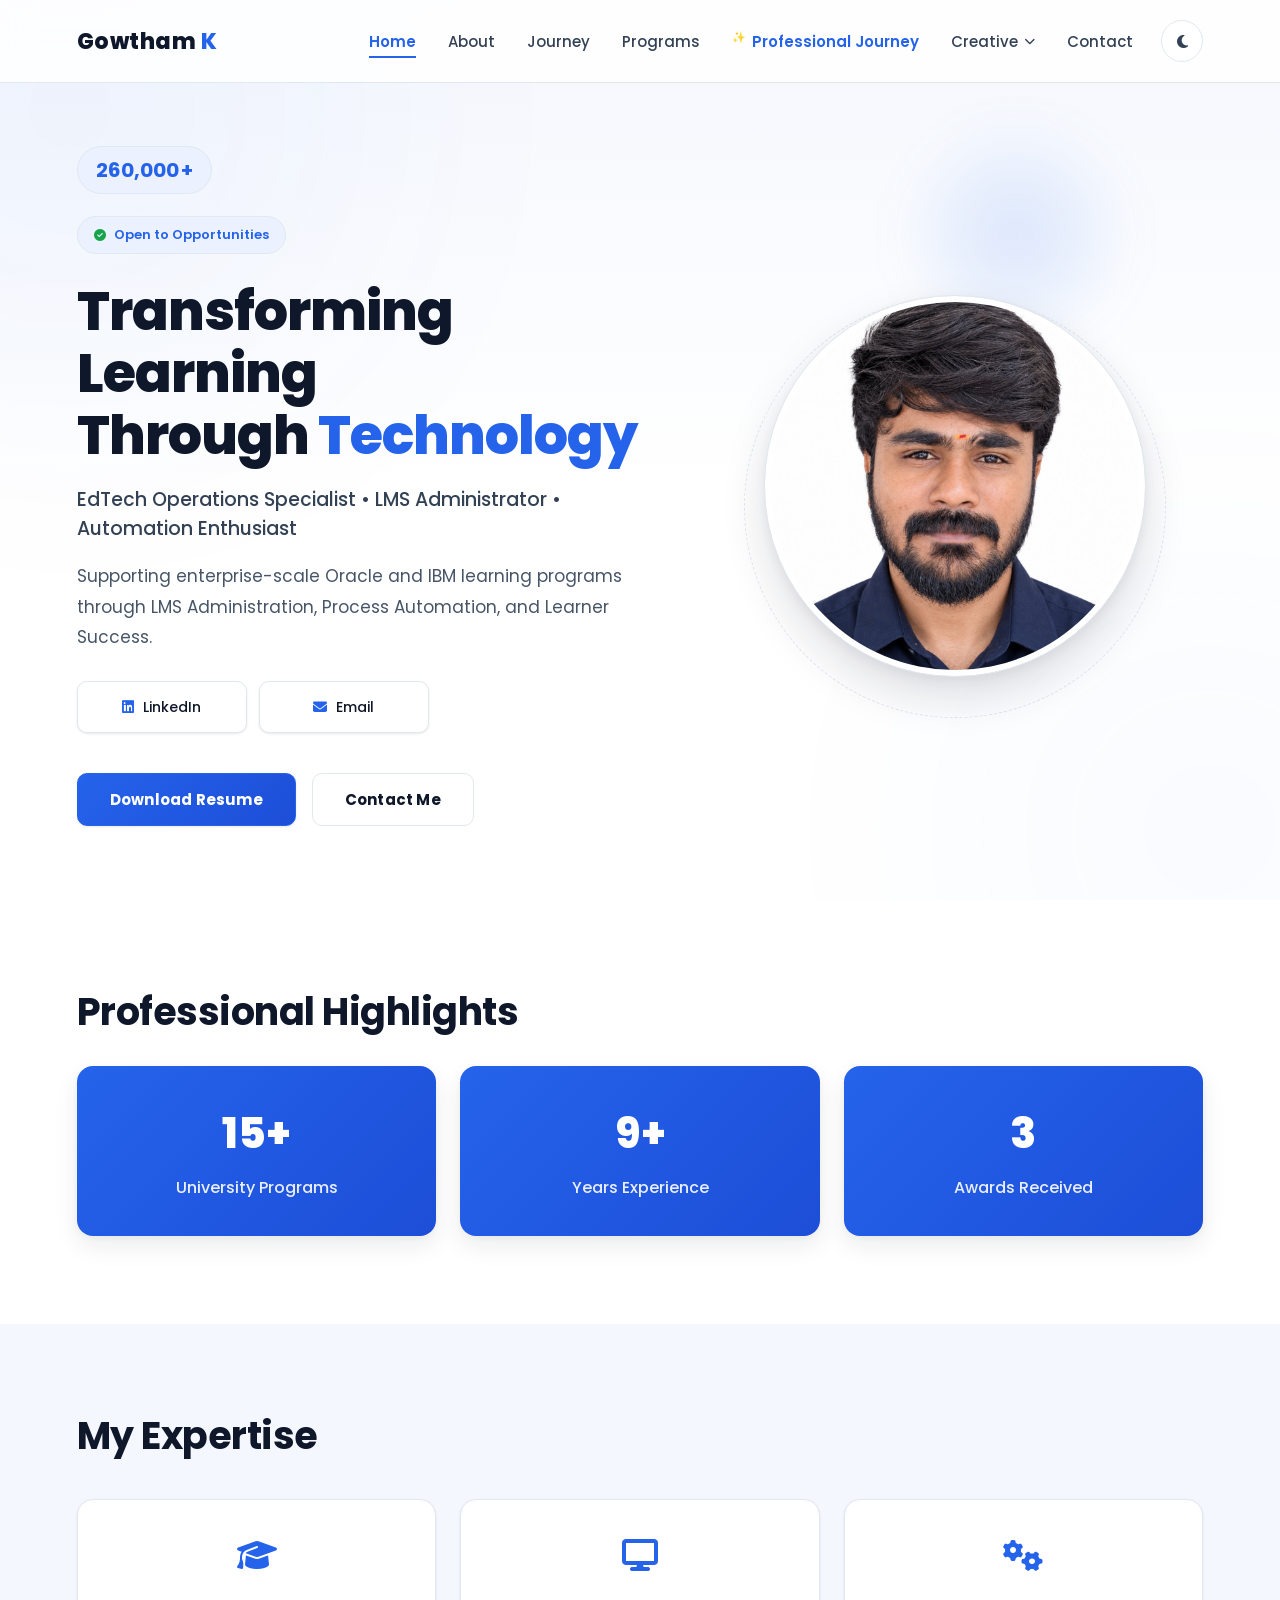
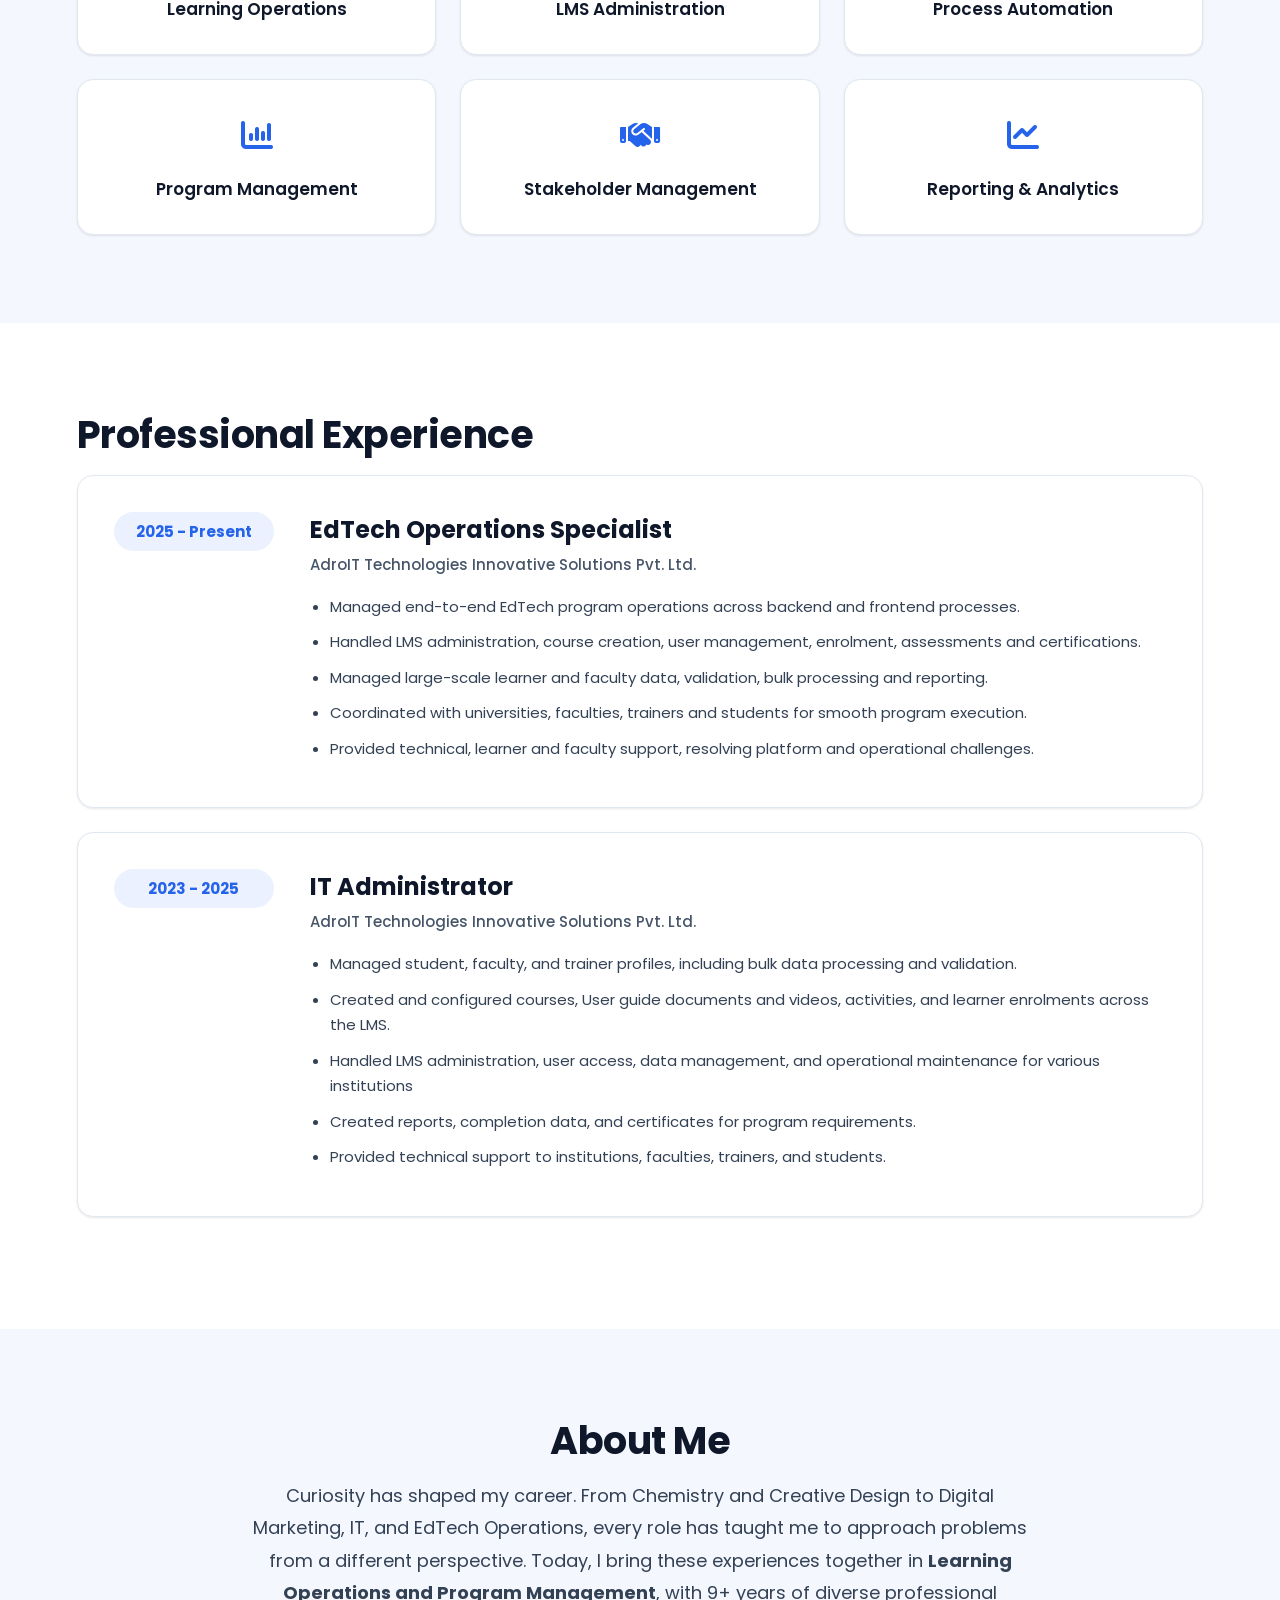
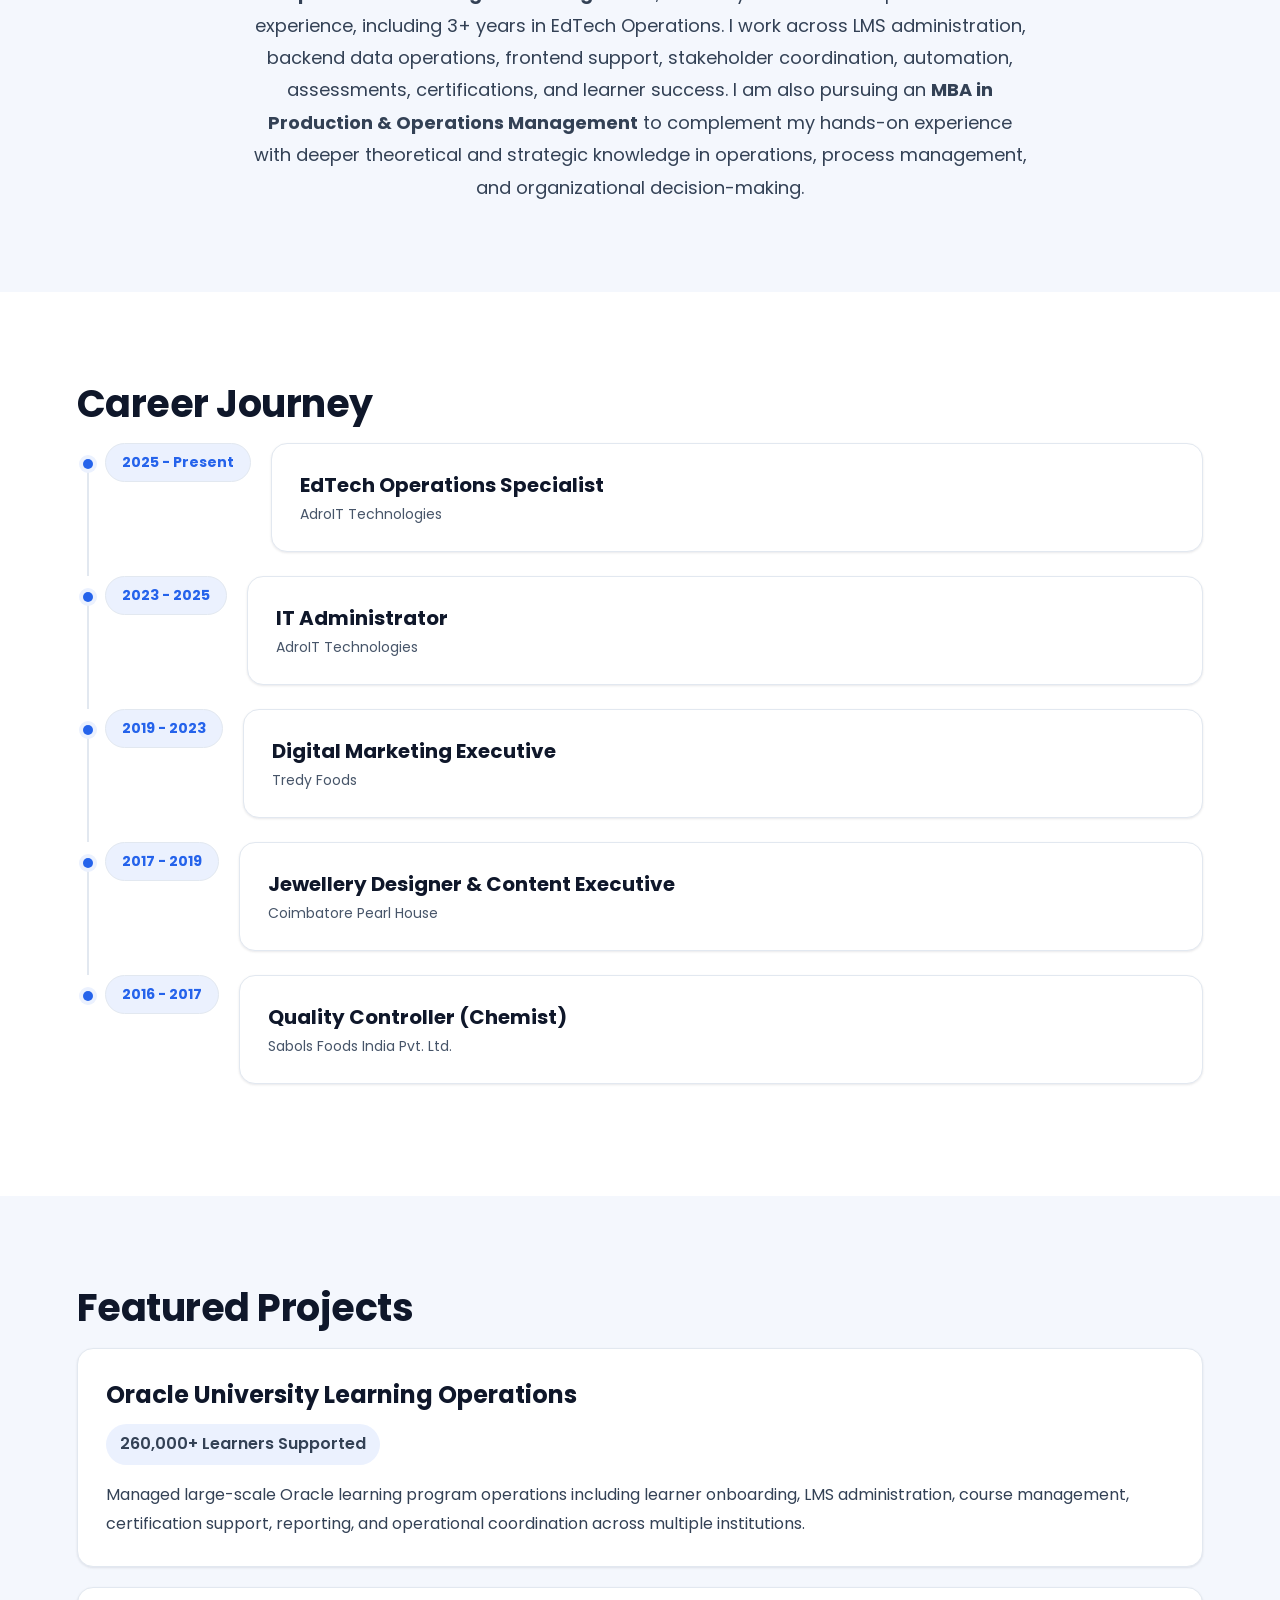
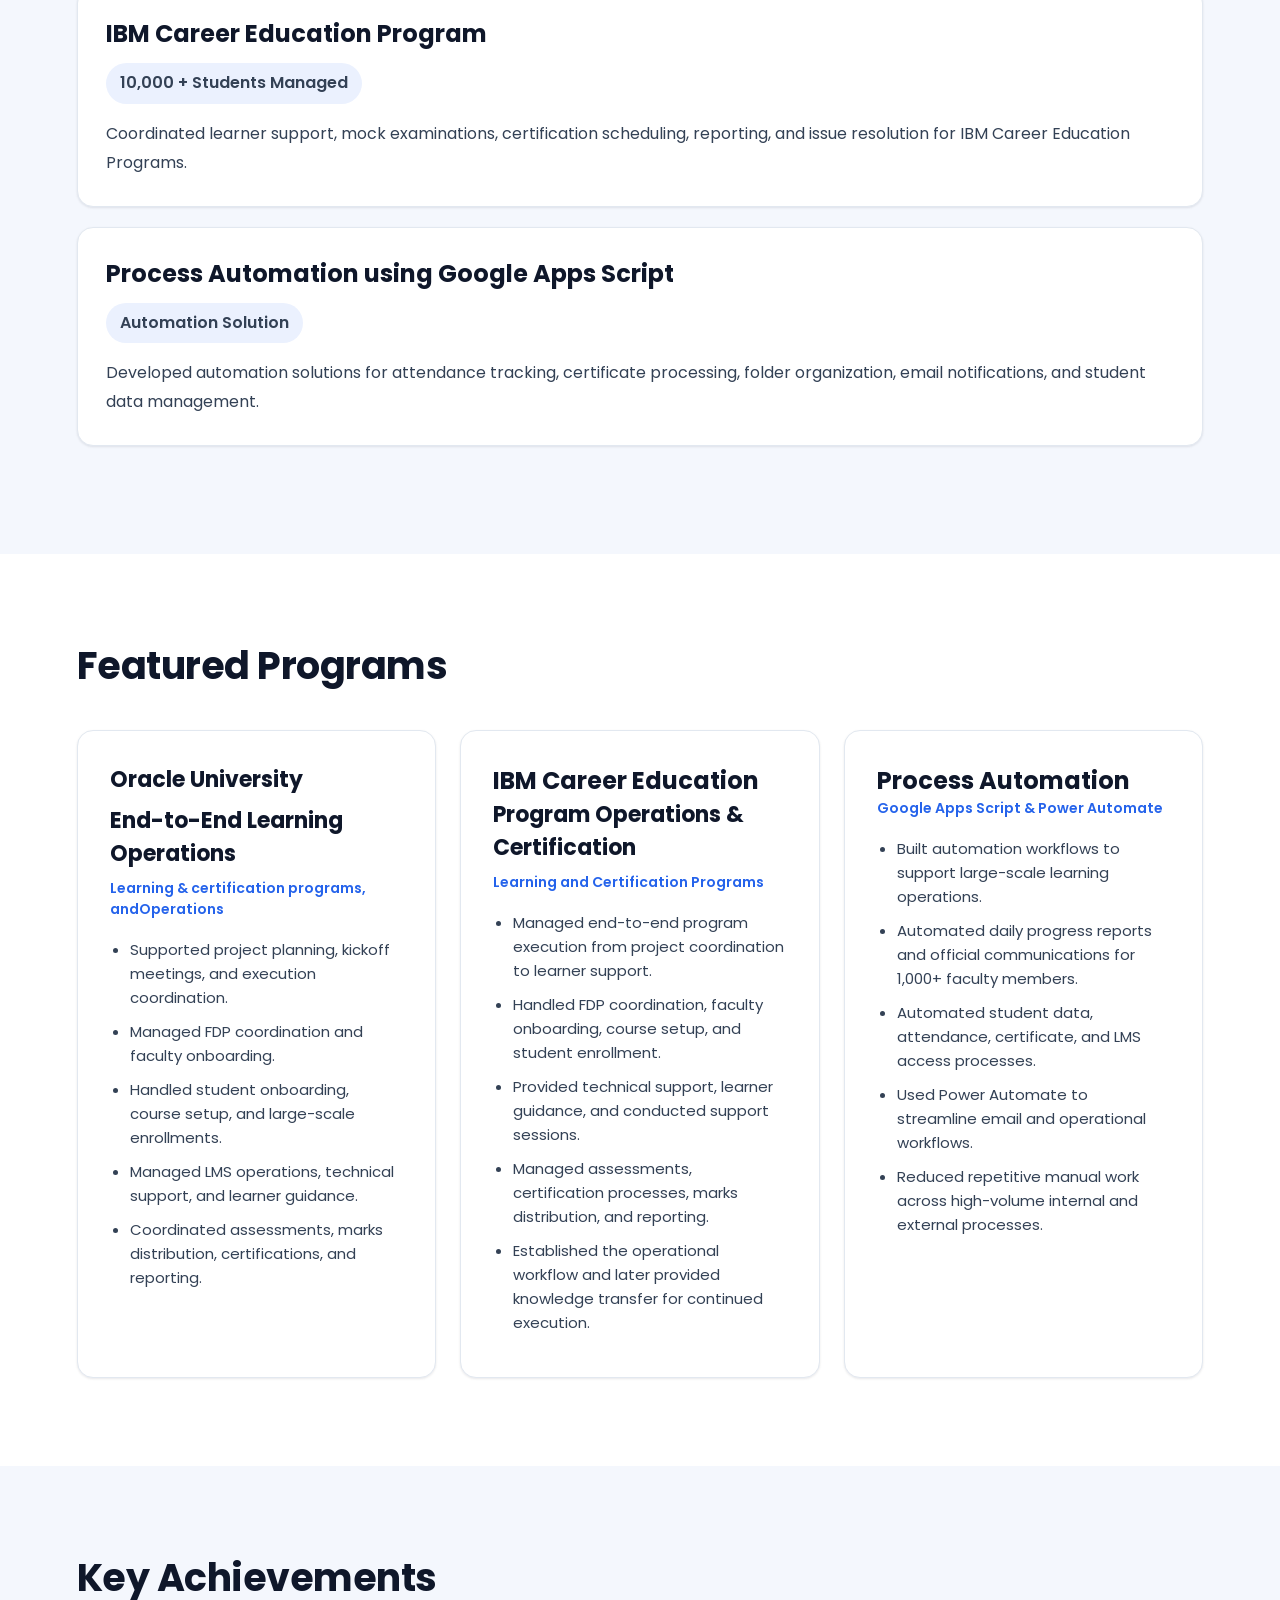
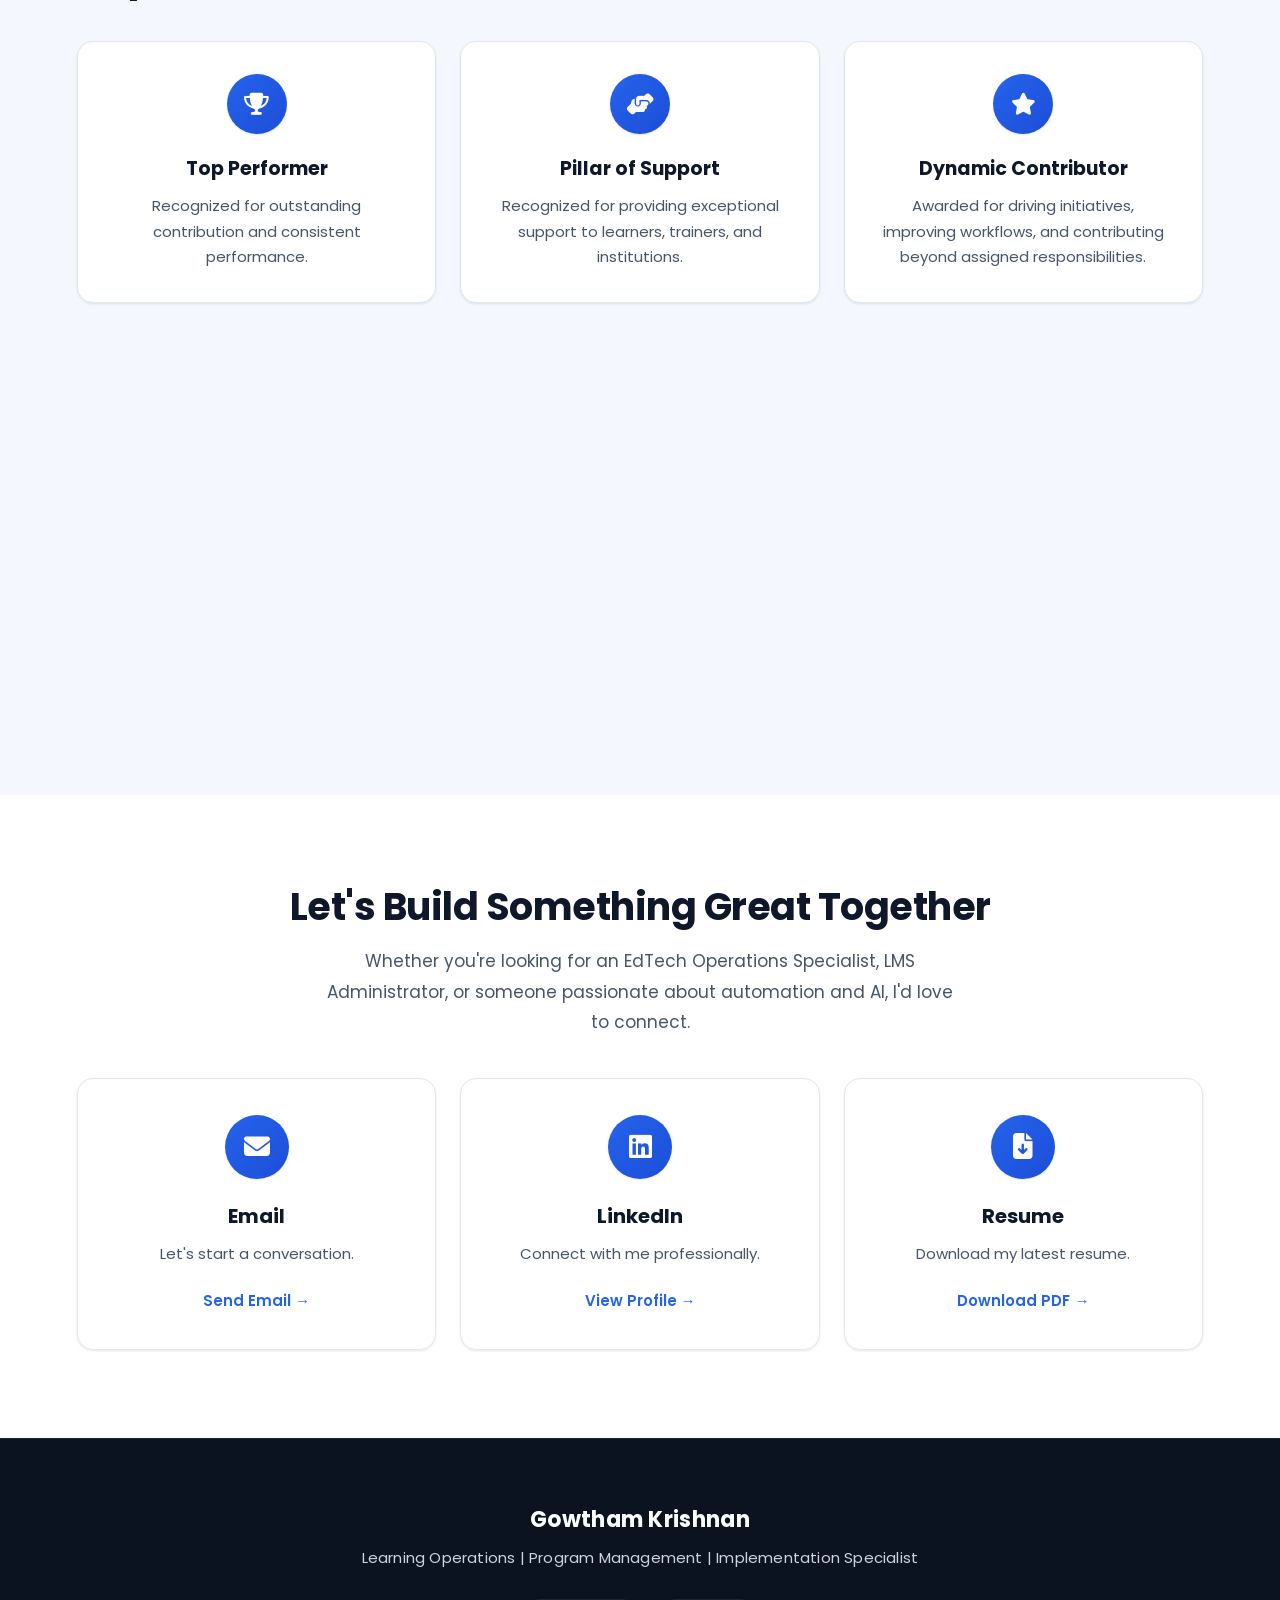
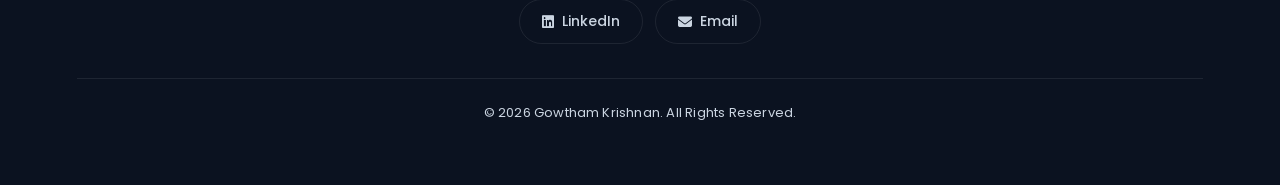
<file: index.html>
<!DOCTYPE html>
<html lang="en">

<head>

    <meta charset="UTF-8">

    <meta name="viewport" content="width=device-width, initial-scale=1.0">

    <title>Gowtham Krishnan | EdTech Operations Specialist &amp; LMS Administrator</title>

    <meta name="description" content="Gowtham Krishnan — EdTech Operations Specialist and LMS Administrator with 9+ years of experience supporting Oracle University and IBM Career Education learning programs, process automation, and learner success.">

    <meta property="og:title" content="Gowtham Krishnan | Portfolio">
    <meta property="og:description" content="EdTech Operations Specialist • LMS Administrator • Automation Enthusiast">
    <meta property="og:type" content="website">
    <meta property="og:image" content="assets/images/gowtham.jpg">

    <link rel="icon" type="image/svg+xml" href="assets/images/favicon.svg">

    <link rel="preconnect" href="https://fonts.googleapis.com">

    <link rel="preconnect" href="https://fonts.gstatic.com" crossorigin>

    <link href="https://fonts.googleapis.com/css2?family=Poppins:wght@300;400;500;600;700;800&display=swap" rel="stylesheet">

    <link rel="stylesheet"
      href="https://cdnjs.cloudflare.com/ajax/libs/font-awesome/6.7.2/css/all.min.css">

    <link rel="stylesheet" href="css/variables.css">
    <link rel="stylesheet" href="css/style.css">
</head>
<body>
    <div id="progress-bar"></div>
    <button id="topBtn" aria-label="Scroll to top">↑</button>


    <!-- ================= NAVBAR ================= -->

   <nav>

    <div class="logo">Gowtham <span>K</span></div>

    <div class="nav-right">

        <ul id="navMenu">

            <li><a href="#home">Home</a></li>

            <li><a href="#about">About</a></li>

            <li><a href="#journey">Journey</a></li>

            <li><a href="#programs">Programs</a></li>

            <!-- ✨ Signature Page -->
            <li>
                <a href="professional-journey.html" class="nav-journey-highlight">
                    <em class="pj-nav-star">✨</em> Professional Journey
                </a>
            </li>

            <li class="nav-dropdown">

                <button class="dropbtn" id="creativeBtn" aria-haspopup="true" aria-expanded="false">
                    <span>Creative</span>
                    <i class="fa-solid fa-chevron-down"></i>
                </button>

                <div class="dropdown-content" id="creativeMenu">

                    <a href="https://www.instagram.com/g_creative_works/" target="_blank">
                        <i class="fa-brands fa-instagram"></i> G Creative Works
                    </a>

                    <a href="https://www.instagram.com/g_creation432/" target="_blank">
                        <i class="fa-brands fa-instagram"></i> G Creation432
                    </a>

                </div>

            </li>

            <li><a href="#contact">Contact</a></li>

        </ul>

        <button class="theme-toggle" id="themeToggle" aria-label="Toggle color theme">
            <i class="fa-solid fa-moon"></i>
        </button>

        <button class="menu-toggle" id="menuToggle" aria-label="Toggle navigation menu" aria-expanded="false">&#9776;</button>

    </div>

</nav>

    <!-- ================= HERO ================= -->

<section class="hero" id="home">
    <div class="gold-orb orb1"></div>
    <div class="hero-left">

       <p class="small-title">
    <span id="counter">0</span><span class="plus">+</span>
    </p>

        <div class="hero-content">

            <div class="hero-badge">
                <i class="fa-solid fa-circle-check"></i>
                Open to Opportunities
            </div>

            <h1>
                Transforming Learning<br>
                Through <span>Technology</span>
            </h1>

            <h2>
                EdTech Operations Specialist • LMS Administrator • Automation Enthusiast
            </h2>

            <p class="hero-description">
                Supporting enterprise-scale Oracle and IBM learning programs through LMS Administration,
                Process Automation, and Learner Success.
            </p>

            <div class="quick-links">

                <a href="https://www.linkedin.com/in/gowtham-k-36a571317/" target="_blank">
                    <i class="fa-brands fa-linkedin"></i>
                    <span>LinkedIn</span>
                </a>

                <a href="mailto:gowthamkrishnan934@gmail.com">
                    <i class="fa-solid fa-envelope"></i>
                    <span>Email</span>
                </a>

            </div>

            <div class="hero-buttons">

                <a href="assets/images/Gowtham_Krishnan_Resume.pdf"
                   class="primary-btn"
                   download>
                    <b>Download Resume</b>
                </a>

                <a href="#contact" class="secondary-btn">
                    <b>Contact Me</b>
                </a>

            </div>

        </div>

    </div>

    <div class="hero-right">

        <div class="photo-box">
            <img src="assets/images/gowtham.jpg" alt="Gowtham Krishnan">
        </div>

    </div>

</section>
    <section class="impact">
    <h2 class="section-title">Professional Highlights</h2>

    <div class="impact-grid">

               <div class="impact-card">
            <h3>15+</h3>
            <p>University Programs</p>
        </div>

        <div class="impact-card">
            <h3>9+</h3>
            <p>Years Experience</p>
        </div>

        <div class="impact-card">
            <h3>3</h3>
            <p>Awards Received</p>
        </div>

    </div>

</section>
<section class="expertise reveal">

    <h2 class="section-title">My Expertise</h2>

    <div class="expertise-grid">

        <div class="expertise-card">
            <h3><i class="fa-solid fa-graduation-cap"></i></h3>
            <h4>Learning Operations</h4>
        </div>

        <div class="expertise-card">
            <h3><i class="fa-solid fa-display"></i></h3>
            <h4>LMS Administration</h4>
        </div>

        <div class="expertise-card">
            <h3><i class="fa-solid fa-gears"></i></h3>
            <h4>Process Automation</h4>
        </div>

        <div class="expertise-card">
            <h3><i class="fa-solid fa-chart-column"></i></h3>
            <h4>Program Management</h4>
        </div>

        <div class="expertise-card">
            <h3><i class="fa-solid fa-handshake"></i></h3>
            <h4>Stakeholder Management</h4>
        </div>

        <div class="expertise-card">
            <h3><i class="fa-solid fa-chart-line"></i></h3>
            <h4>Reporting & Analytics</h4>
        </div>

    </div>

</section>
<section class="experience">

    <h2 class="section-title">

        Professional Experience

    </h2>

    <div class="experience-card">

        <div class="experience-year">

            2025 - Present

        </div>

        <div class="experience-content">

            <h3>EdTech Operations Specialist</h3>

<h4>AdroIT Technologies Innovative Solutions Pvt. Ltd.</h4>

<ul>
    <li>Managed end-to-end EdTech program operations across backend and frontend processes.</li>

    <li>Handled LMS administration, course creation, user management, enrolment, assessments and certifications.</li>

    <li>Managed large-scale learner and faculty data, validation, bulk processing and reporting.</li>

    <li>Coordinated with universities, faculties, trainers and students for smooth program execution.</li>

    <li>Provided technical, learner and faculty support, resolving platform and operational challenges.</li>
</ul>

        </div>

    </div>

    <div class="experience-card">

        <div class="experience-year">

            2023 - 2025

        </div>

        <div class="experience-content">

           <h3>IT Administrator</h3>

<h4>AdroIT Technologies Innovative Solutions Pvt. Ltd.</h4>

<ul>

    <li>Managed student, faculty, and trainer profiles, including bulk data processing and validation.</li>

    <li>Created and configured courses, User guide documents and videos, activities, and learner enrolments across the LMS.</li>

    <li>Handled LMS administration, user access, data management, and operational maintenance for various institutions</li>

    <li>Created reports, completion data, and certificates for program requirements.</li>

    <li>Provided technical support to institutions, faculties, trainers, and students.</li>

</ul>

        </div>

    </div>

</section>
<section class="about reveal" id="about">
    <h2 class="section-title">About Me</h2>
   <p class="about-text">

    Curiosity has shaped my career. From Chemistry and Creative Design to Digital Marketing,
    IT, and EdTech Operations, every role has taught me to approach problems from a different perspective.

    Today, I bring these experiences together in <strong>Learning Operations and Program Management</strong>,
    with 9+ years of diverse professional experience, including 3+ years in EdTech Operations.
    I work across LMS administration, backend data operations, frontend support, stakeholder coordination,
    automation, assessments, certifications, and learner success.

    I am also pursuing an <strong>MBA in Production &amp; Operations Management</strong> to complement
    my hands-on experience with deeper theoretical and strategic knowledge in operations,
    process management, and organizational decision-making.

</p>

</section>
<section class="timeline reveal" id="journey">

    <h2 class="section-title">Career Journey</h2>

    <div class="timeline-item reveal">
        <span class="year">2025 - Present</span>
        <div class="content">
            <h3>EdTech Operations Specialist</h3>
            <p>AdroIT Technologies</p>
        </div>
    </div>

    <div class="timeline-item reveal">
        <span class="year">2023 - 2025</span>
        <div class="content">
            <h3>IT Administrator</h3>
            <p>AdroIT Technologies</p>
        </div>
    </div>

    <div class="timeline-item reveal">
        <span class="year">2019 - 2023</span>
        <div class="content">
            <h3>Digital Marketing Executive</h3>
            <p>Tredy Foods</p>
        </div>
    </div>

    <div class="timeline-item reveal">
        <span class="year">2017 - 2019</span>
        <div class="content">
            <h3>Jewellery Designer & Content Executive</h3>
            <p>Coimbatore Pearl House</p>
        </div>
    </div>

    <div class="timeline-item reveal">
        <span class="year">2016 - 2017</span>
        <div class="content">
            <h3>Quality Controller (Chemist)</h3>
            <p>Sabols Foods India Pvt. Ltd.</p>
        </div>
    </div>

</section>
<section class="projects reveal">

    <h2 class="section-title">

        Featured Projects

    </h2>

    <div class="project-card">

        <h3>Oracle University Learning Operations</h3>

        <p class="project-tag">
            260,000+ Learners Supported
        </p>

        <p>

            Managed large-scale Oracle learning program operations including
            learner onboarding, LMS administration, course management,
            certification support, reporting, and operational coordination
            across multiple institutions.

        </p>

    </div>

    <div class="project-card">

        <h3>IBM Career Education Program</h3>

        <p class="project-tag">
            10,000 + Students Managed
        </p>

        <p>

            Coordinated learner support, mock examinations, certification
            scheduling, reporting, and issue resolution for IBM Career
            Education Programs.

        </p>

    </div>

    <div class="project-card">

        <h3>Process Automation using Google Apps Script</h3>

        <p class="project-tag">
            Automation Solution
        </p>

        <p>

            Developed automation solutions for attendance tracking,
            certificate processing, folder organization, email notifications,
            and student data management.

        </p>

    </div>

</section>
<section class="programs reveal" id="programs">

    <h2 class="section-title">Featured Programs</h2>

    <div class="program-grid">

        <div class="program-card">

            <h3>Oracle University</h3>
            <h3>End-to-End Learning Operations</h3>

            <span>Learning & certification programs, andOperations</span>

           <ul>
    <li>Supported project planning, kickoff meetings, and execution coordination.</li>
    <li>Managed FDP coordination and faculty onboarding.</li>
    <li>Handled student onboarding, course setup, and large-scale enrollments.</li>
    <li>Managed LMS operations, technical support, and learner guidance.</li>
    <li>Coordinated assessments, marks distribution, certifications, and reporting.</li>
</ul>

        </div>

        <div class="program-card">

            <h2>IBM Career Education</h2>
            <h3>Program Operations &amp; Certification</h3>

            <span>Learning and Certification Programs</span>
<ul>
    <li>Managed end-to-end program execution from project coordination to learner support.</li>
    <li>Handled FDP coordination, faculty onboarding, course setup, and student enrollment.</li>
    <li>Provided technical support, learner guidance, and conducted support sessions.</li>
    <li>Managed assessments, certification processes, marks distribution, and reporting.</li>
    <li>Established the operational workflow and later provided knowledge transfer for continued execution.</li>
</ul>

        </div>

        <div class="program-card">

            <h2>Process Automation</h2>

            <span>Google Apps Script &amp; Power Automate</span>
<ul>
    <li>Built automation workflows to support large-scale learning operations.</li>
    <li>Automated daily progress reports and official communications for 1,000+ faculty members.</li>
    <li>Automated student data, attendance, certificate, and LMS access processes.</li>
    <li>Used Power Automate to streamline email and operational workflows.</li>
    <li>Reduced repetitive manual work across high-volume internal and external processes.</li>
</ul>

        </div>

    </div>

</section>
<section class="achievements" id="achievements">

    <h2 class="section-title">Key Achievements</h2>

    <div class="achievement-grid">

        <div class="achievement-card">
            <div class="achievement-icon"><i class="fa-solid fa-trophy"></i></div>
            <h3>Top Performer</h3>
            <p>Recognized for outstanding contribution and consistent performance.</p>
        </div>

        <div class="achievement-card">
            <div class="achievement-icon"><i class="fa-solid fa-handshake-angle"></i></div>
            <h3>Pillar of Support</h3>
            <p>Recognized for providing exceptional support to learners, trainers, and institutions.</p>
        </div>

        <div class="achievement-card">
            <div class="achievement-icon"><i class="fa-solid fa-star"></i></div>
            <h3>Dynamic Contributor</h3>
            <p>Awarded for driving initiatives, improving workflows, and contributing beyond assigned responsibilities.</p>
        </div>
<iframe src="https://www.linkedin.com/embed/feed/update/urn:li:ugcPost:7448301876833574912?collapsed=1" height="380" width="380" frameborder="0" allowfullscreen="" title="Embedded post"></iframe>
<iframe src="https://www.linkedin.com/embed/feed/update/urn:li:share:7227211487226859524?collapsed=1" height="380" width="380" frameborder="0" allowfullscreen="" title="Embedded post"></iframe>
<iframe src="https://www.linkedin.com/embed/feed/update/urn:li:share:7345404987541209091?collapsed=1" height="380" width="380" frameborder="0" allowfullscreen="" title="Embedded post"></iframe>
    </div>

</section>

   <section class="contact reveal" id="contact">

    <h2 class="section-title">Let's Build Something Great Together</h2>

    <p class="section-subtitle">
        Whether you're looking for an EdTech Operations Specialist, LMS Administrator, or someone passionate about automation and AI, I'd love to connect.
    </p>

    <div class="contact-grid">

        <!-- Email -->

        <div class="contact-card">

            <div class="contact-icon">
                <i class="fa-solid fa-envelope"></i>
            </div>

            <h3>Email</h3>

            <p>Let's start a conversation.</p>

            <a href="mailto:gowthamkrishnan934@gmail.com">
                Send Email →
            </a>

        </div>

        <!-- LinkedIn -->

        <div class="contact-card">

            <div class="contact-icon">
                <i class="fa-brands fa-linkedin"></i>
            </div>

            <h3>LinkedIn</h3>

            <p>Connect with me professionally.</p>

            <a href="https://www.linkedin.com/in/gowtham-k-36a571317/" target="_blank">
                View Profile →
            </a>

        </div>

        <!-- Resume -->

        <div class="contact-card">

            <div class="contact-icon">
                <i class="fa-solid fa-file-arrow-down"></i>
            </div>

            <h3>Resume</h3>

            <p>Download my latest resume.</p>

            <a href="assets/images/Gowtham_Krishnan_Resume.pdf" download>
    Download PDF →
</a>

        </div>

    </div>

</section>
<script src="js/theme.js"></script>
<script src="js/script.js"></script>
<footer class="footer">

    <h2><b>Gowtham Krishnan</b></h2>

    <p>
        Learning Operations | Program Management | Implementation Specialist
    </p>

    <div class="footer-links">

        <a href="https://www.linkedin.com/in/gowtham-k-36a571317/" target="_blank">
            <i class="fa-brands fa-linkedin"></i> LinkedIn
        </a>

        <a href="mailto:gowthamkrishnan934@gmail.com">
            <i class="fa-solid fa-envelope"></i> Email
        </a>

    </div>

    <p class="copyright">
        © 2026 Gowtham Krishnan. All Rights Reserved.
    </p>

</footer>
</body>

</html>
</file>
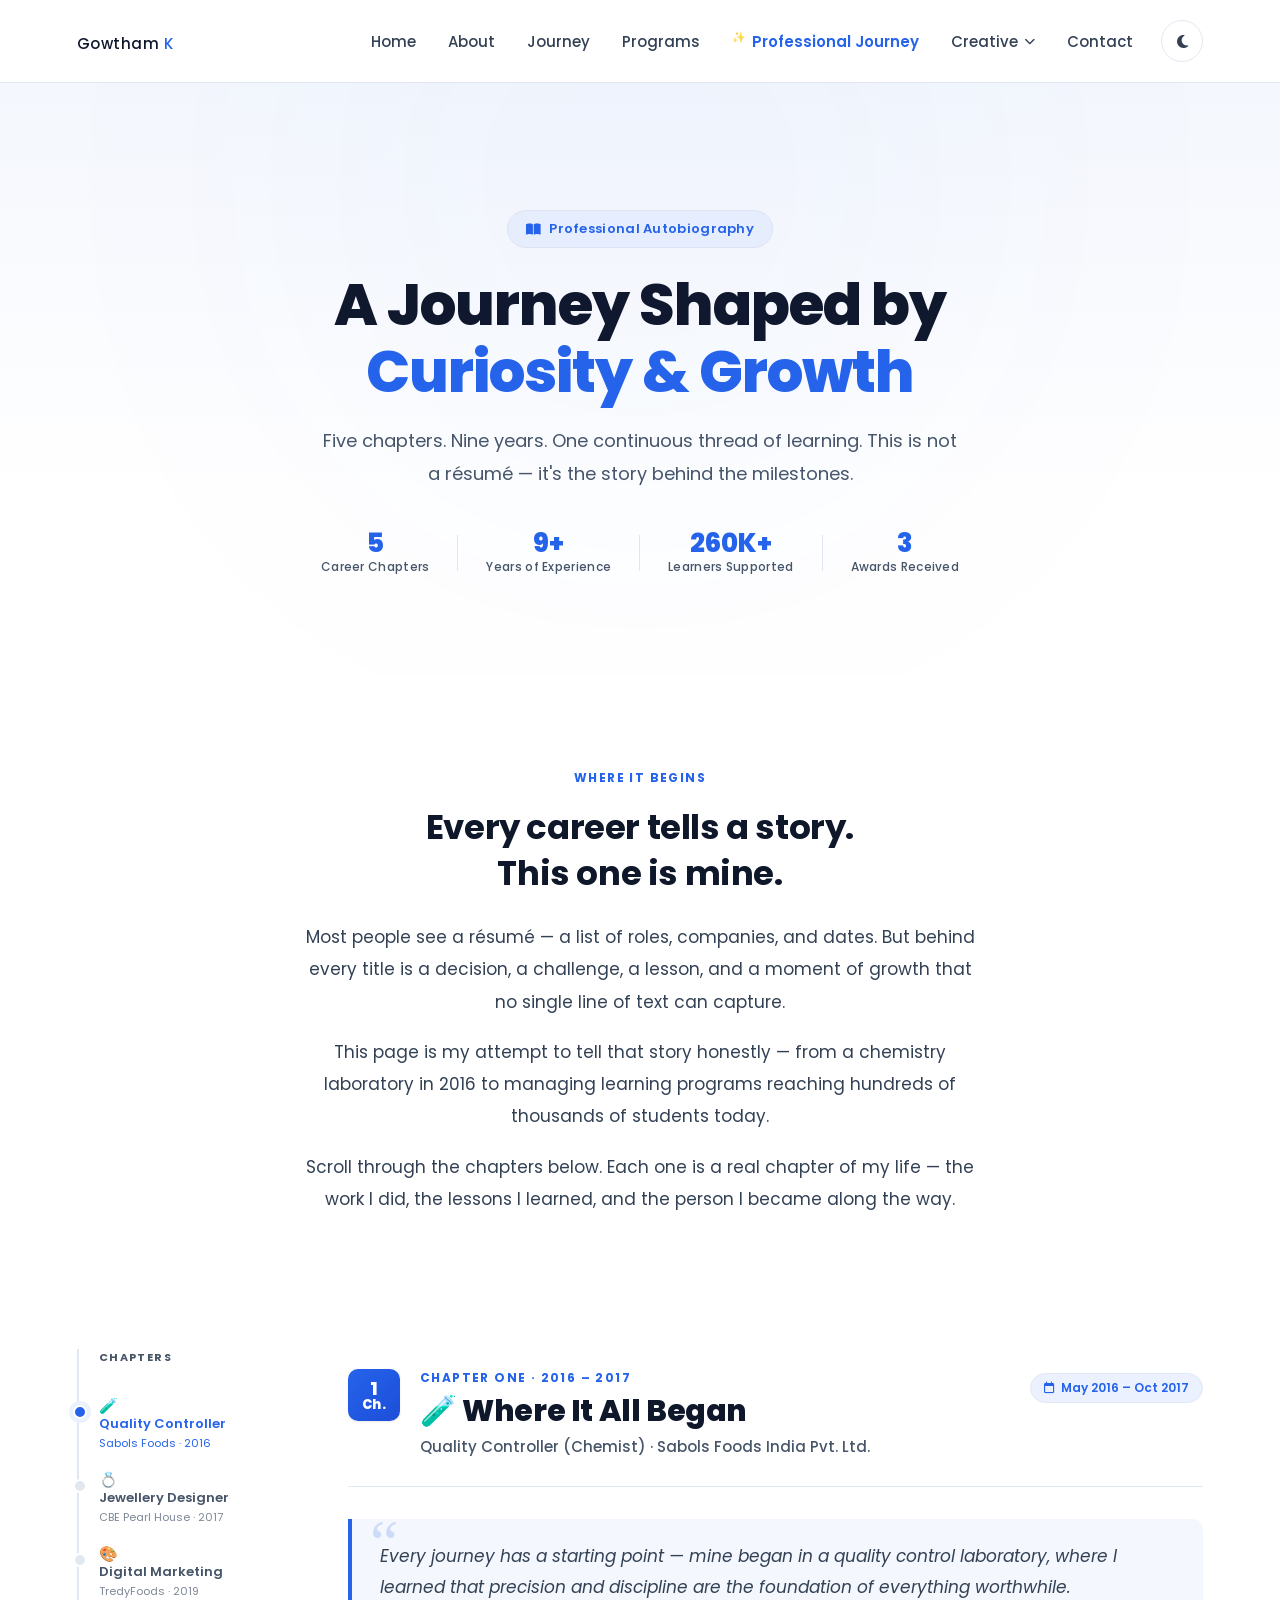
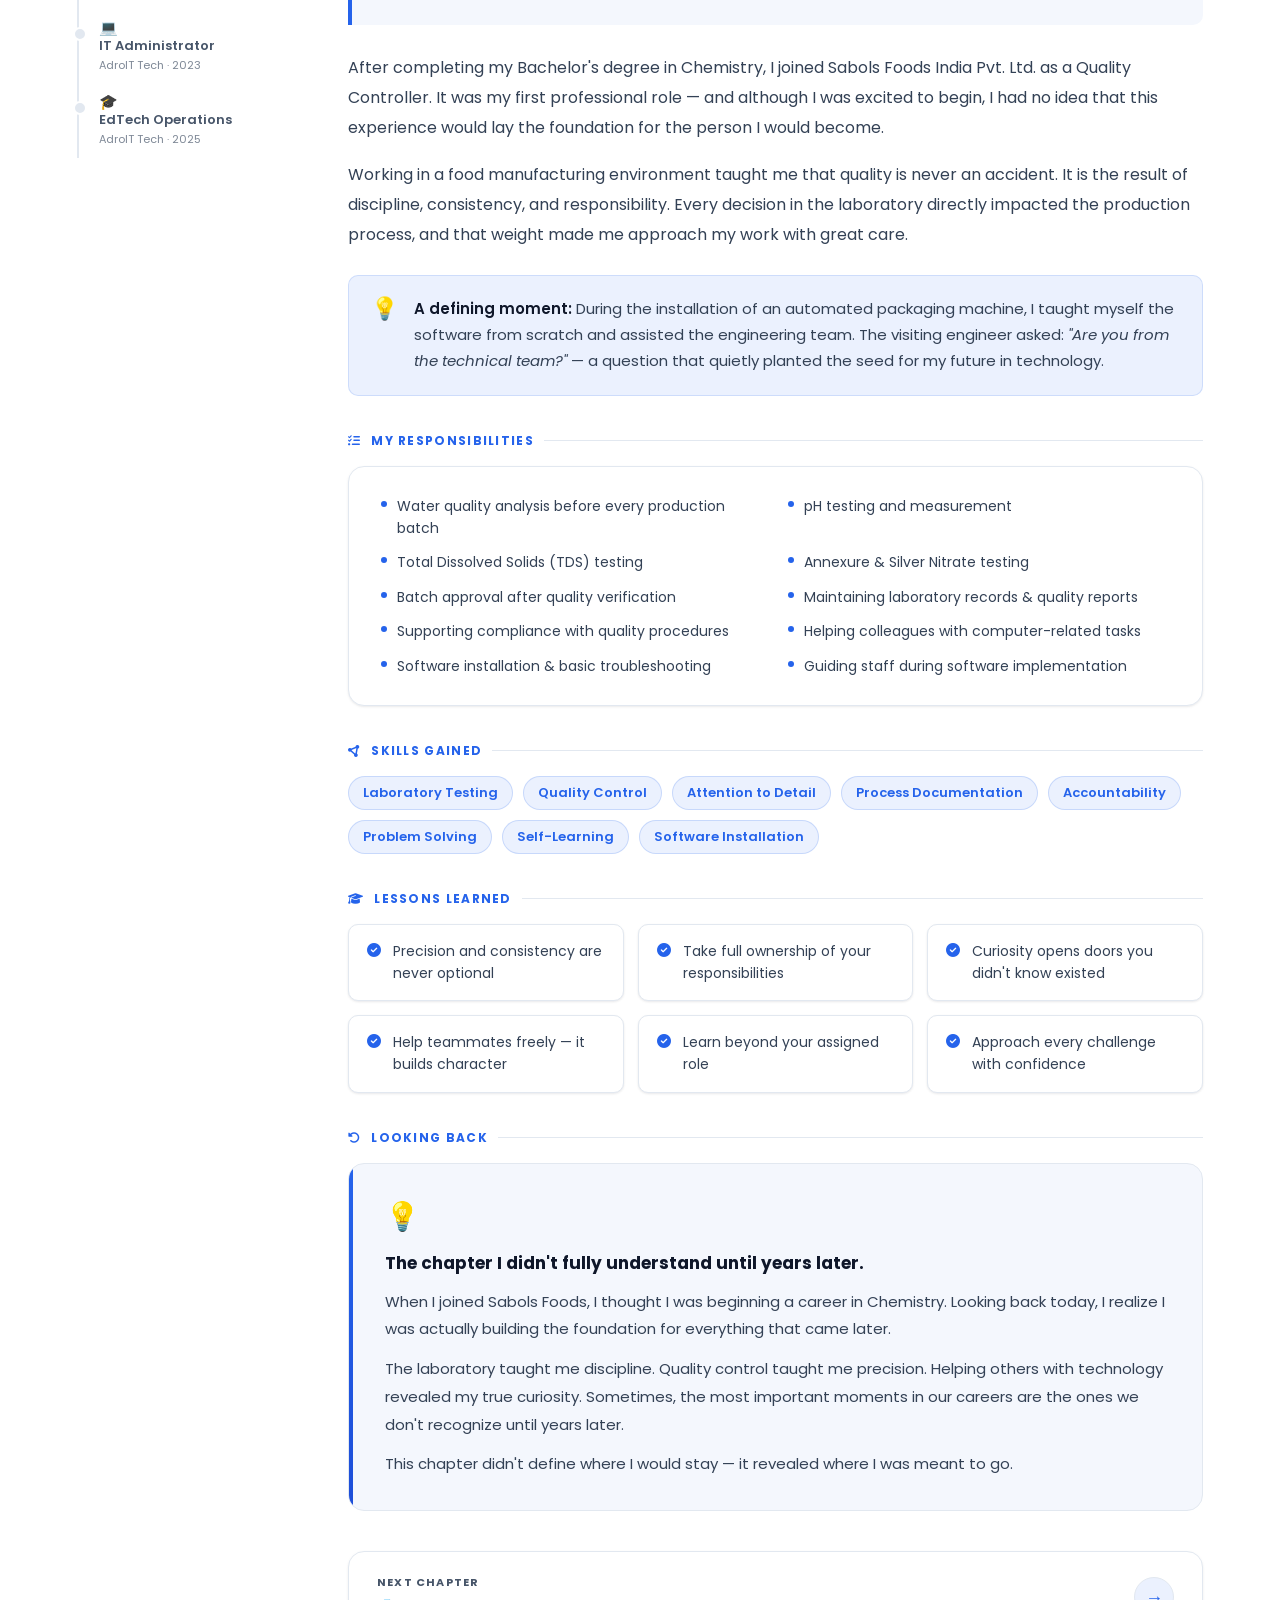
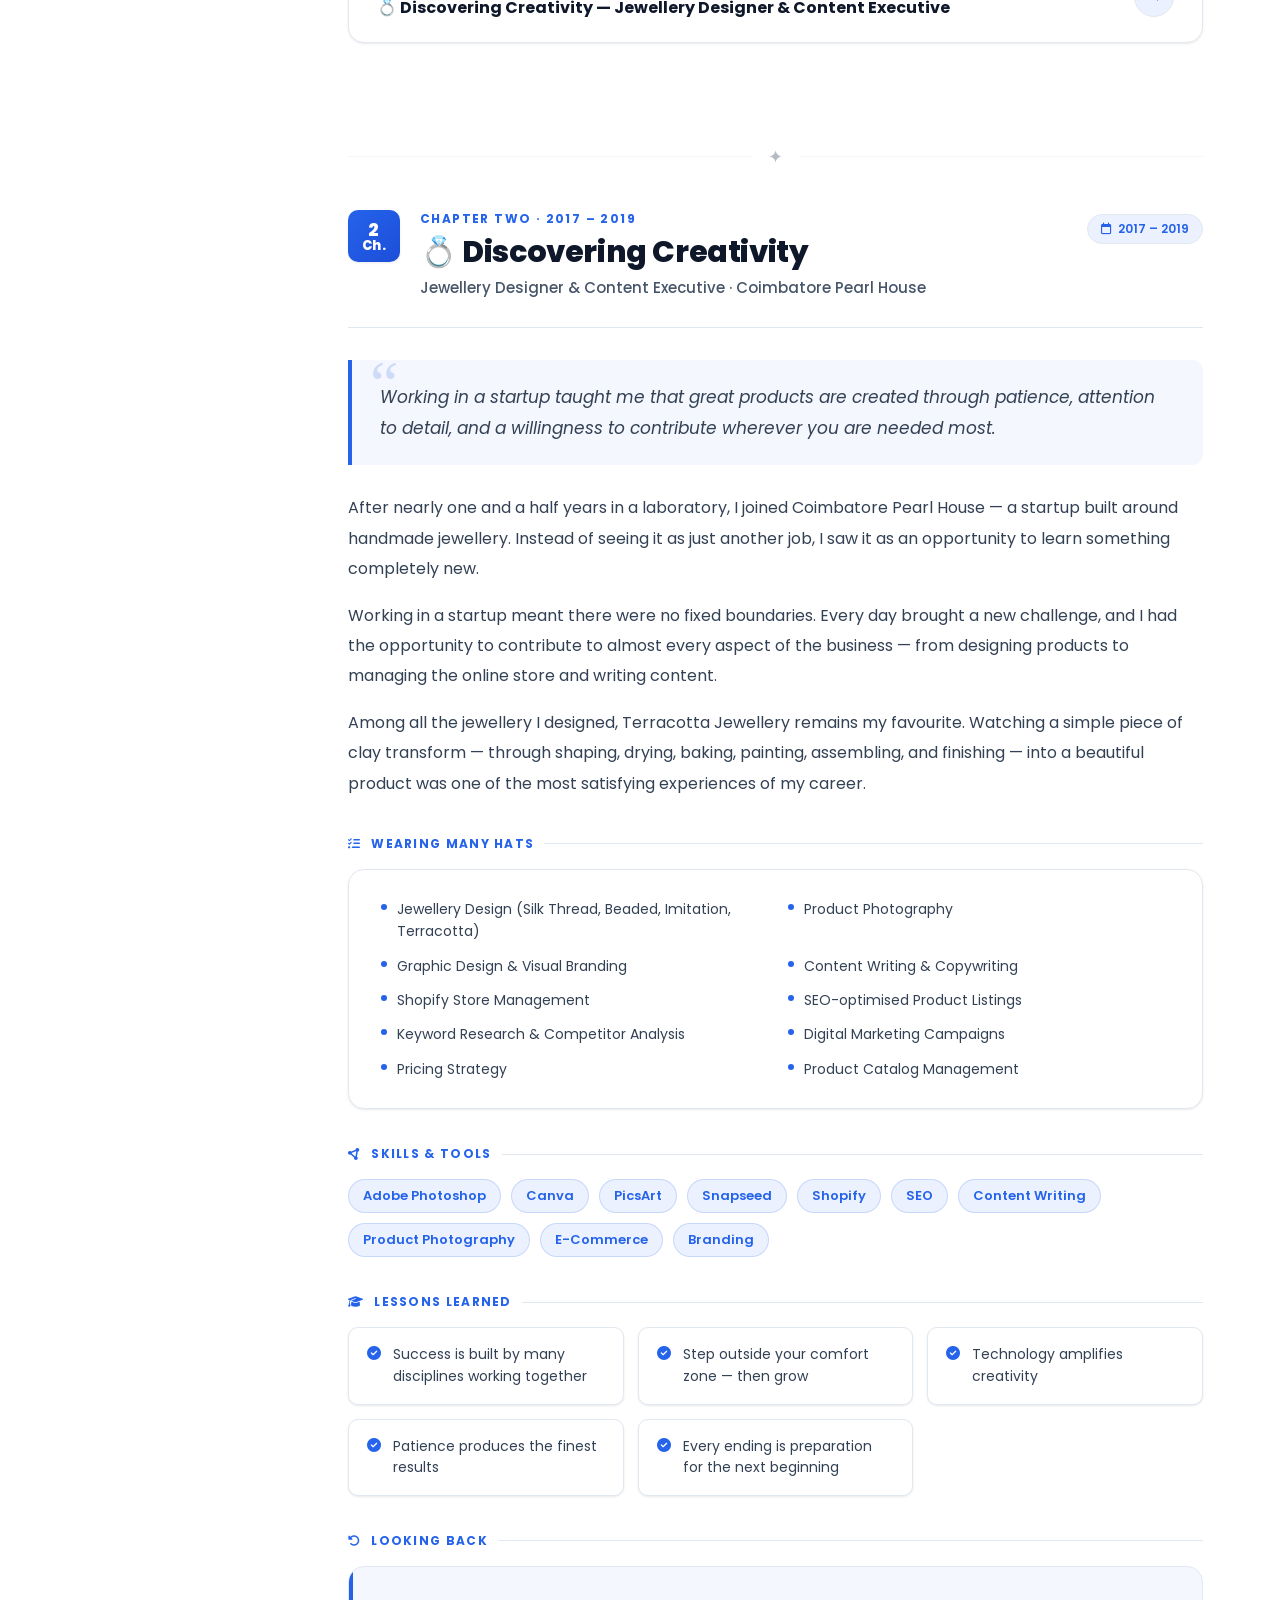
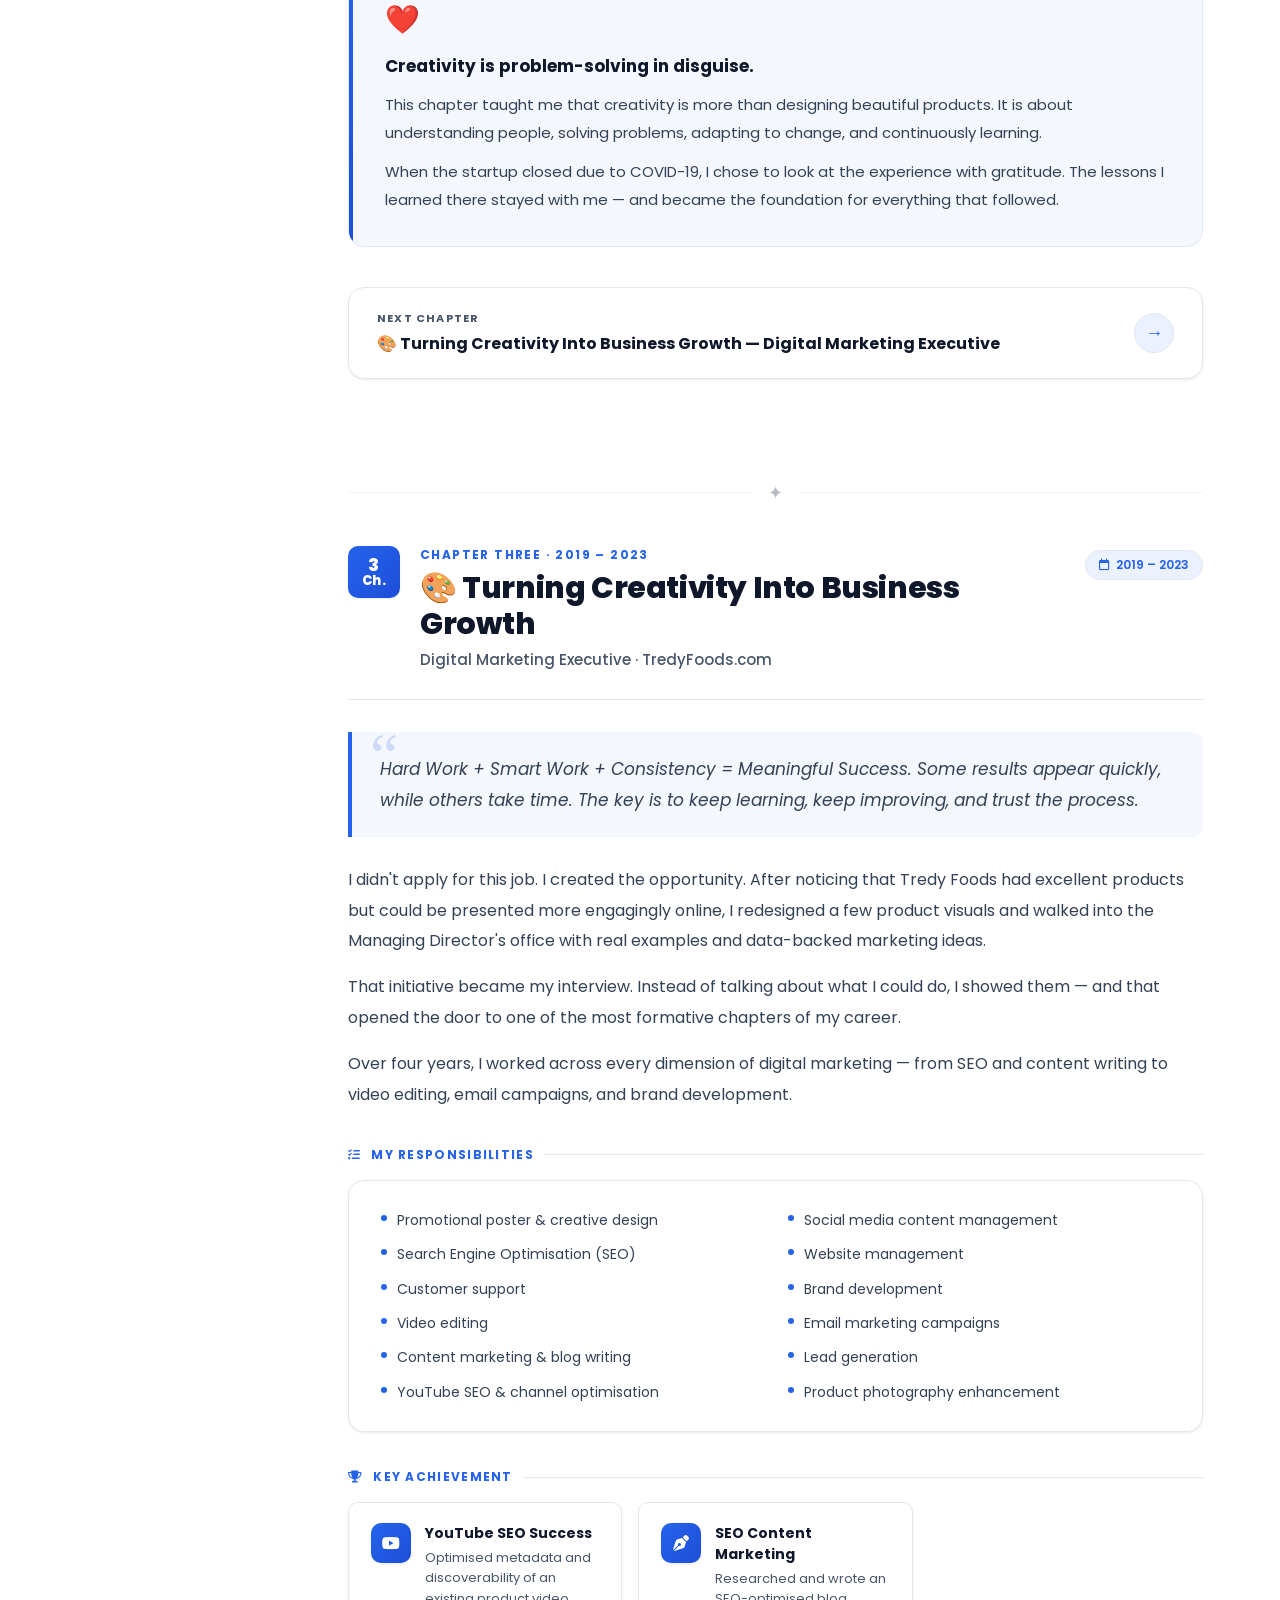
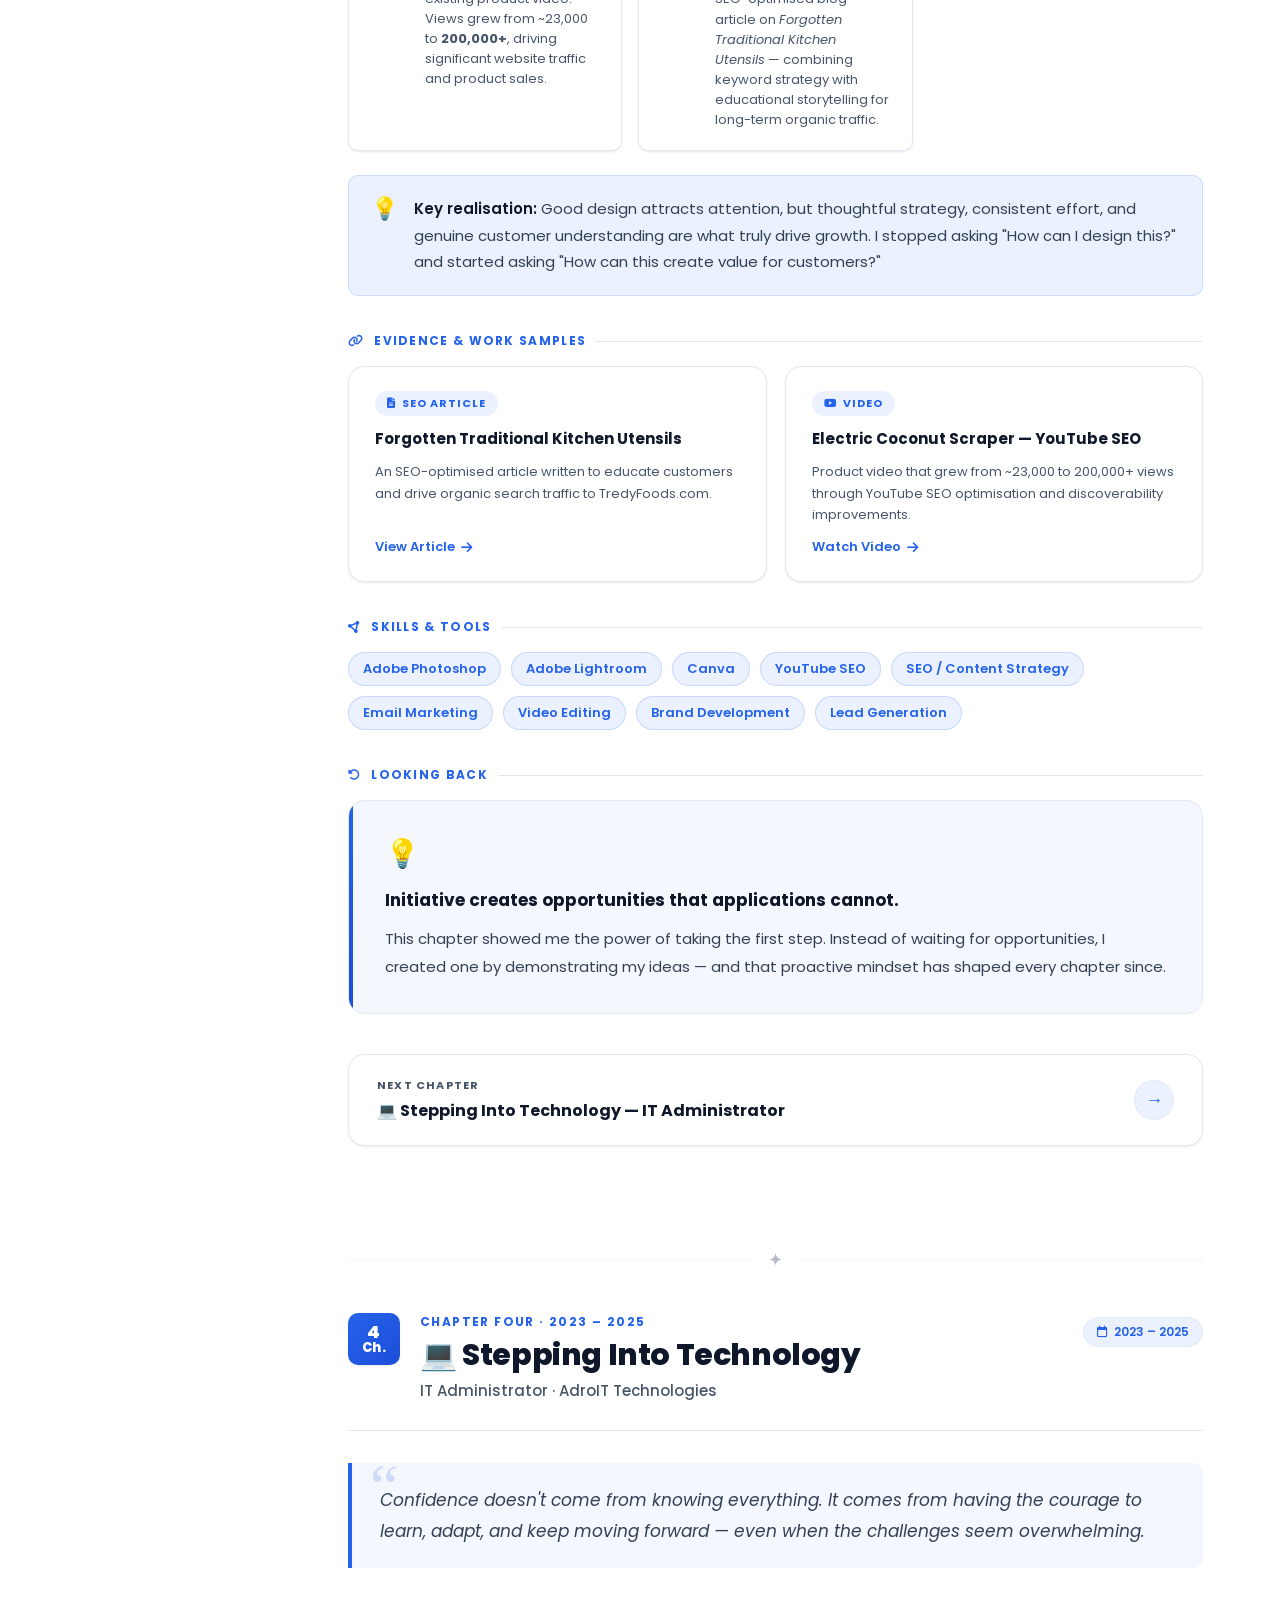
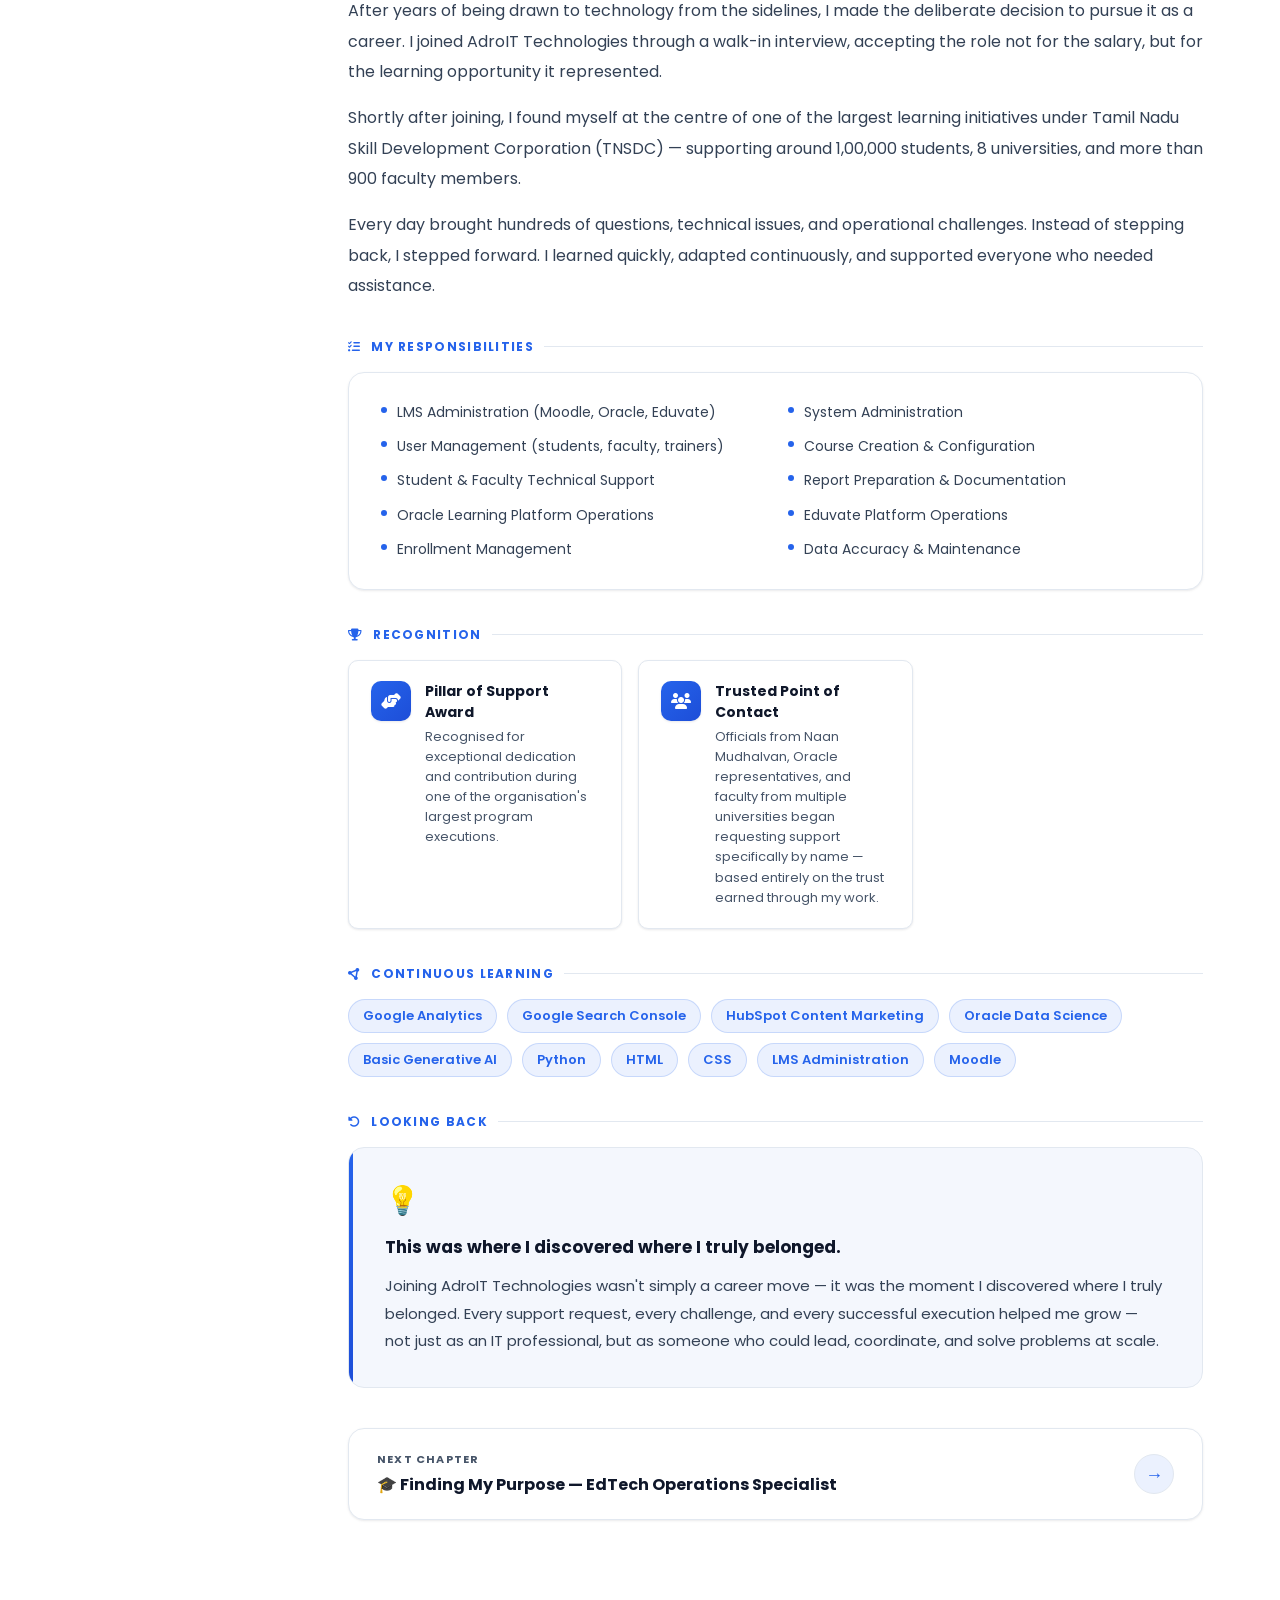
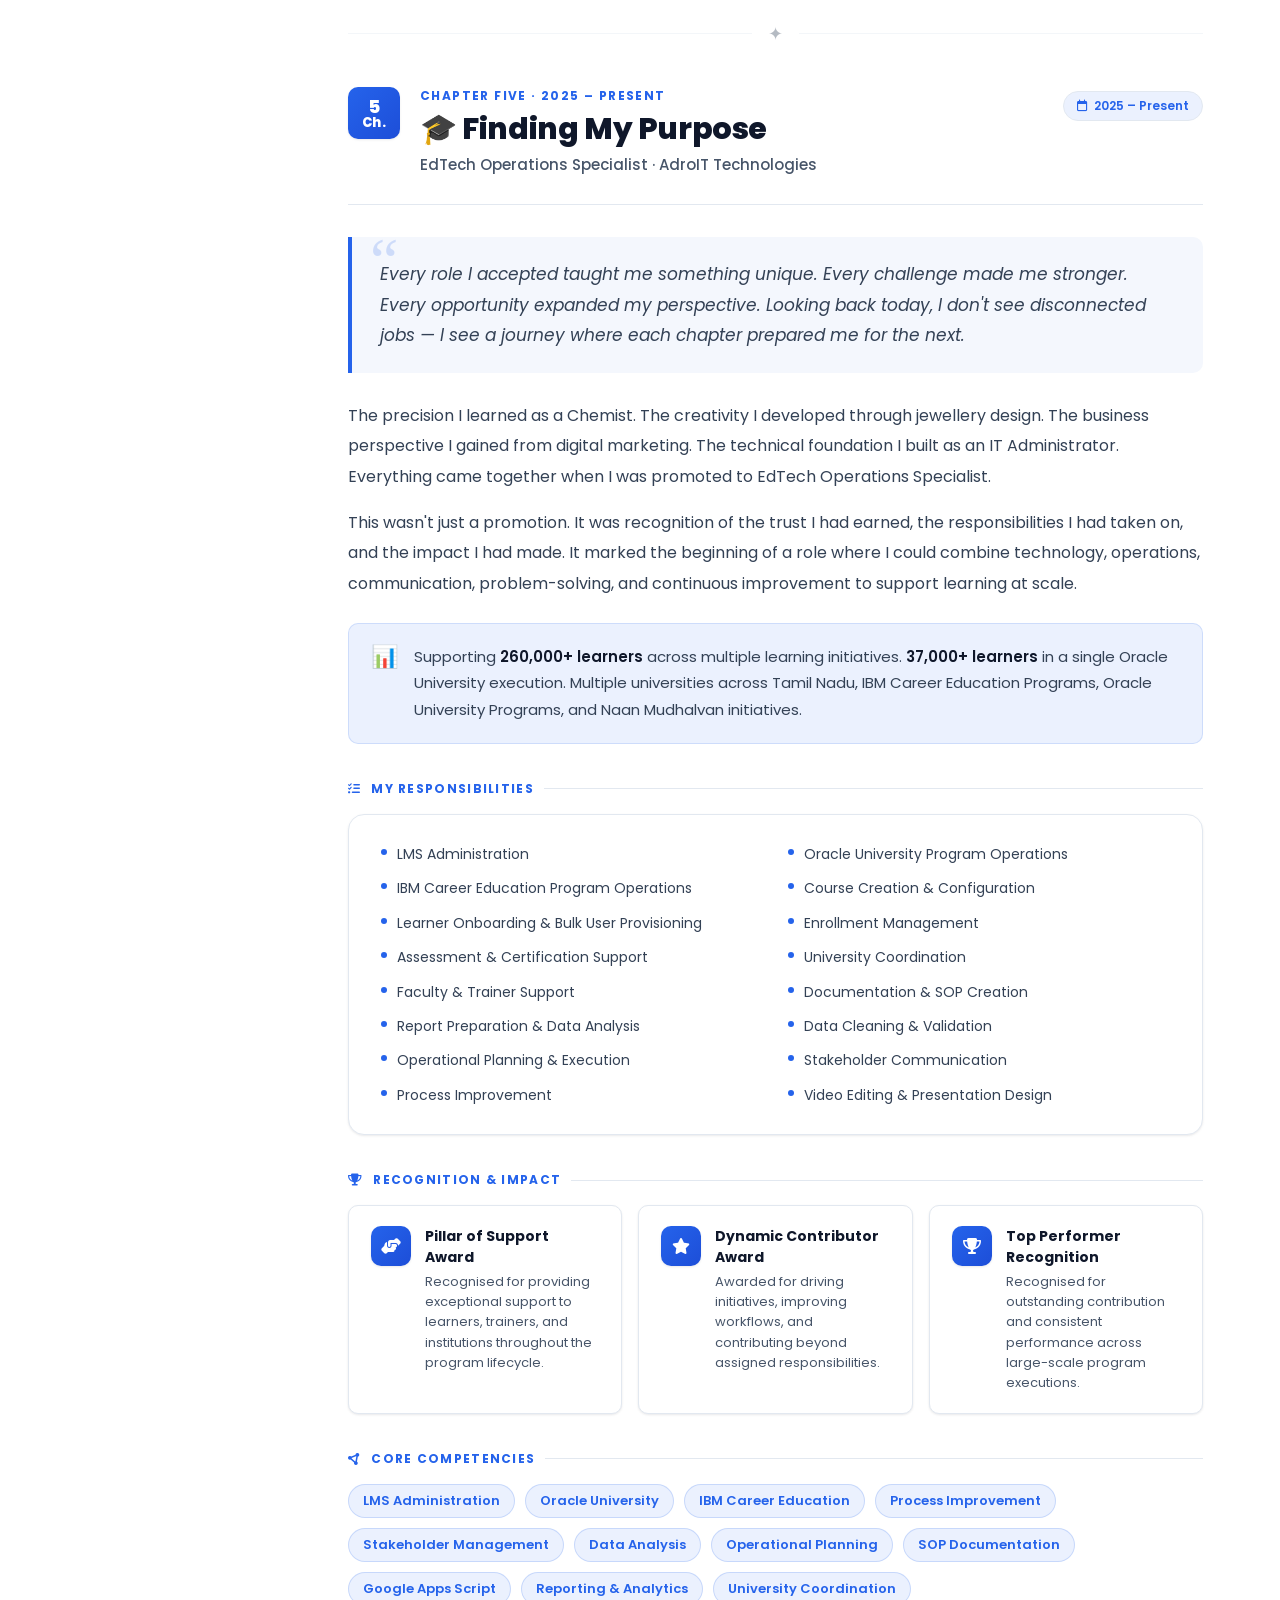
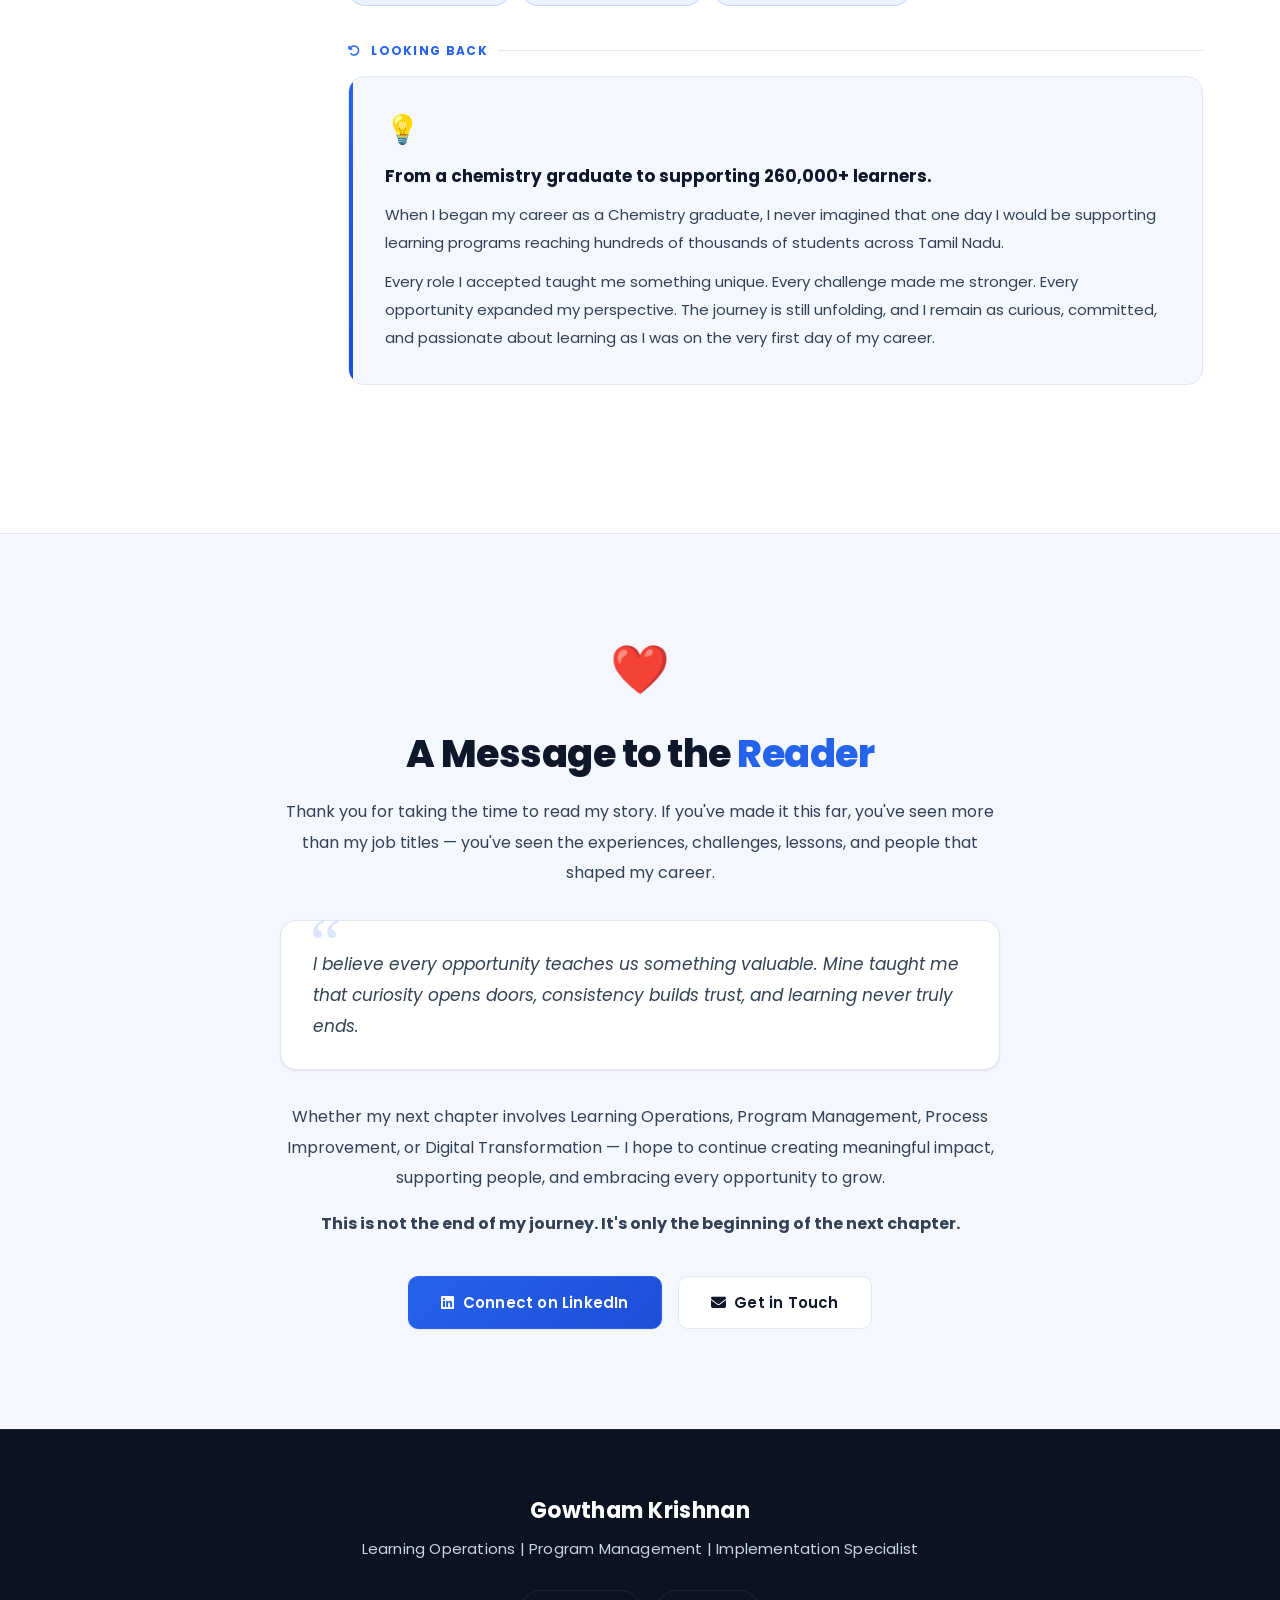
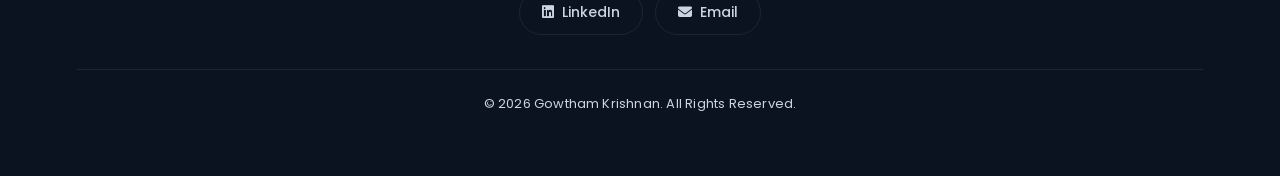
<file: professional-journey.html>
<!DOCTYPE html>
<html lang="en">

<head>

    <meta charset="UTF-8">
    <meta name="viewport" content="width=device-width, initial-scale=1.0">

    <title>Professional Journey | Gowtham Krishnan</title>

    <meta name="description" content="The complete professional story of Gowtham Krishnan — from Quality Control to EdTech Operations Specialist. A journey shaped by curiosity, creativity, and continuous learning.">

    <meta property="og:title" content="Professional Journey | Gowtham Krishnan">
    <meta property="og:description" content="A premium storytelling page that chronicles Gowtham's five-chapter career journey.">
    <meta property="og:type" content="website">
    <meta property="og:image" content="assets/images/gowtham.jpg">

    <link rel="icon" type="image/svg+xml" href="assets/images/favicon.svg">

    <link rel="preconnect" href="https://fonts.googleapis.com">
    <link rel="preconnect" href="https://fonts.gstatic.com" crossorigin>
    <link href="https://fonts.googleapis.com/css2?family=Poppins:wght@300;400;500;600;700;800&display=swap" rel="stylesheet">

    <link rel="stylesheet" href="https://cdnjs.cloudflare.com/ajax/libs/font-awesome/6.7.2/css/all.min.css">

    <link rel="stylesheet" href="css/variables.css">
    <link rel="stylesheet" href="css/style.css">
    <link rel="stylesheet" href="css/professional-journey.css">

    <!-- Theme must run before body paint to prevent flash -->
    <script>
        (function(){
            var t = localStorage.getItem('theme');
            if(t === 'dark') document.documentElement.setAttribute('data-theme','dark');
        })();
    </script>

</head>

<body>

    <!-- ═══════════════════════════════════════════════════
         READING PROGRESS BAR
    ═══════════════════════════════════════════════════ -->
    <div id="reading-progress"></div>

    <!-- Scroll-to-top button (reuses existing style) -->
    <button id="topBtn" aria-label="Scroll to top">↑</button>


    <!-- ═══════════════════════════════════════════════════
         NAVBAR  (identical structure to index.html)
    ═══════════════════════════════════════════════════ -->
    <nav>

        <div class="logo"><a href="index.html" style="text-decoration:none;color:inherit;">Gowtham <span>K</span></a></div>

        <div class="nav-right">

            <ul id="navMenu">

                <li><a href="index.html#home">Home</a></li>

                <li><a href="index.html#about">About</a></li>

                <li><a href="index.html#journey">Journey</a></li>

                <li><a href="index.html#programs">Programs</a></li>

                <!-- ✨ Signature Page — highlighted -->
                <li>
                    <a href="professional-journey.html"
                       class="nav-journey-highlight"
                       aria-current="page"
                       id="navJourneyLink">
                        <em class="pj-nav-star">✨</em> Professional Journey
                    </a>
                </li>

                <li class="nav-dropdown">

                    <button class="dropbtn" id="creativeBtn" aria-haspopup="true" aria-expanded="false">
                        <span>Creative</span>
                        <i class="fa-solid fa-chevron-down"></i>
                    </button>

                    <div class="dropdown-content" id="creativeMenu">

                        <a href="https://www.instagram.com/g_creative_works/" target="_blank">
                            <i class="fa-brands fa-instagram"></i> G Creative Works
                        </a>

                        <a href="https://www.instagram.com/g_creation432/" target="_blank">
                            <i class="fa-brands fa-instagram"></i> G Creation432
                        </a>

                    </div>

                </li>

                <li><a href="index.html#contact">Contact</a></li>

            </ul>

            <button class="theme-toggle" id="themeToggle" aria-label="Toggle color theme">
                <i class="fa-solid fa-moon"></i>
            </button>

            <button class="menu-toggle" id="menuToggle" aria-label="Toggle navigation menu" aria-expanded="false">&#9776;</button>

        </div>

    </nav>


    <!-- ═══════════════════════════════════════════════════
         HERO
    ═══════════════════════════════════════════════════ -->
    <div class="pj-page">

        <section class="pj-hero" aria-labelledby="pj-hero-heading">

            <div class="pj-hero-eyebrow">
                <i class="fa-solid fa-book-open"></i>
                Professional Autobiography
            </div>

            <h1 id="pj-hero-heading">
                A Journey Shaped by<br>
                <span>Curiosity & Growth</span>
            </h1>

            <p class="pj-hero-desc">
                Five chapters. Nine years. One continuous thread of learning.
                This is not a résumé — it's the story behind the milestones.
            </p>

            <div class="pj-hero-meta">

                <div class="pj-hero-stat">
                    <strong>5</strong>
                    <span>Career Chapters</span>
                </div>

                <div class="pj-hero-divider" aria-hidden="true"></div>

                <div class="pj-hero-stat">
                    <strong>9+</strong>
                    <span>Years of Experience</span>
                </div>

                <div class="pj-hero-divider" aria-hidden="true"></div>

                <div class="pj-hero-stat">
                    <strong>260K+</strong>
                    <span>Learners Supported</span>
                </div>

                <div class="pj-hero-divider" aria-hidden="true"></div>

                <div class="pj-hero-stat">
                    <strong>3</strong>
                    <span>Awards Received</span>
                </div>

            </div>

        </section>


        <!-- ═══════════════════════════════════════════════════
             INTRODUCTION
        ═══════════════════════════════════════════════════ -->
        <div class="pj-intro pj-reveal">

            <span class="pj-intro-label">Where It Begins</span>

            <h2>Every career tells a story.<br>This one is mine.</h2>

            <p>
                Most people see a résumé — a list of roles, companies, and dates.
                But behind every title is a decision, a challenge, a lesson, and a
                moment of growth that no single line of text can capture.
            </p>

            <p>
                This page is my attempt to tell that story honestly — from a
                chemistry laboratory in 2016 to managing learning programs reaching
                hundreds of thousands of students today.
            </p>

            <p>
                Scroll through the chapters below. Each one is a real chapter of
                my life — the work I did, the lessons I learned, and the person
                I became along the way.
            </p>

        </div>


        <!-- ═══════════════════════════════════════════════════
             MAIN LAYOUT  (Sidebar + Chapters)
        ═══════════════════════════════════════════════════ -->
        <div class="pj-layout" id="pj-main-layout">

            <!-- ───── STICKY SIDEBAR TIMELINE ───── -->
            <aside class="pj-sidebar" aria-label="Chapter navigation">

                <div class="pj-sidebar-inner">

                    <p class="pj-sidebar-title">Chapters</p>

                    <a class="pj-tl-item" data-target="chapter-1" role="button" tabindex="0" aria-label="Jump to Chapter 1 — Chemist">
                        <span class="pj-tl-icon">🧪</span>
                        <span class="pj-tl-label">Quality Controller</span>
                        <span class="pj-tl-sub">Sabols Foods · 2016</span>
                    </a>

                    <a class="pj-tl-item" data-target="chapter-2" role="button" tabindex="0" aria-label="Jump to Chapter 2 — Jewellery Designer">
                        <span class="pj-tl-icon">💍</span>
                        <span class="pj-tl-label">Jewellery Designer</span>
                        <span class="pj-tl-sub">CBE Pearl House · 2017</span>
                    </a>

                    <a class="pj-tl-item" data-target="chapter-3" role="button" tabindex="0" aria-label="Jump to Chapter 3 — Digital Marketing">
                        <span class="pj-tl-icon">🎨</span>
                        <span class="pj-tl-label">Digital Marketing</span>
                        <span class="pj-tl-sub">TredyFoods · 2019</span>
                    </a>

                    <a class="pj-tl-item" data-target="chapter-4" role="button" tabindex="0" aria-label="Jump to Chapter 4 — IT Administrator">
                        <span class="pj-tl-icon">💻</span>
                        <span class="pj-tl-label">IT Administrator</span>
                        <span class="pj-tl-sub">AdroIT Tech · 2023</span>
                    </a>

                    <a class="pj-tl-item" data-target="chapter-5" role="button" tabindex="0" aria-label="Jump to Chapter 5 — EdTech Operations">
                        <span class="pj-tl-icon">🎓</span>
                        <span class="pj-tl-label">EdTech Operations</span>
                        <span class="pj-tl-sub">AdroIT Tech · 2025</span>
                    </a>

                </div>

            </aside>


            <!-- ───── CHAPTERS ───── -->
            <main class="pj-chapters" id="pj-chapters">


                <!-- ═══════════════════════════════════════
                     CHAPTER 1 — Quality Controller
                ═══════════════════════════════════════ -->
                <article class="pj-chapter" id="chapter-1" aria-labelledby="ch1-title">

                    <header class="pj-chapter-header pj-reveal">

                        <div class="pj-chapter-num" aria-hidden="true">
                            <span>1</span>
                            Ch.
                        </div>

                        <div class="pj-chapter-meta">
                            <span class="pj-chapter-label">Chapter One · 2016 – 2017</span>
                            <h2 class="pj-chapter-title" id="ch1-title">
                                🧪 Where It All Began
                            </h2>
                            <p class="pj-chapter-role">Quality Controller (Chemist) · Sabols Foods India Pvt. Ltd.</p>
                        </div>

                        <span class="pj-chapter-period">
                            <i class="fa-regular fa-calendar"></i>
                            May 2016 – Oct 2017
                        </span>

                    </header>

                    <!-- Quote -->
                    <blockquote class="pj-quote pj-reveal">
                        <p>Every journey has a starting point — mine began in a quality control laboratory, where I learned that precision and discipline are the foundation of everything worthwhile.</p>
                    </blockquote>

                    <!-- Story -->
                    <div class="pj-story pj-reveal">

                        <p>
                            After completing my Bachelor's degree in Chemistry, I joined Sabols Foods India Pvt. Ltd.
                            as a Quality Controller. It was my first professional role — and although I was excited
                            to begin, I had no idea that this experience would lay the foundation for the person I
                            would become.
                        </p>

                        <p>
                            Working in a food manufacturing environment taught me that quality is never an accident.
                            It is the result of discipline, consistency, and responsibility. Every decision in the
                            laboratory directly impacted the production process, and that weight made me approach
                            my work with great care.
                        </p>

                    </div>

                    <!-- Callout -->
                    <div class="pj-callout pj-reveal">
                        <span class="pj-callout-icon">💡</span>
                        <p>
                            <strong>A defining moment:</strong> During the installation of an automated packaging
                            machine, I taught myself the software from scratch and assisted the engineering team.
                            The visiting engineer asked: <em>"Are you from the technical team?"</em> — a question
                            that quietly planted the seed for my future in technology.
                        </p>
                    </div>

                    <!-- Responsibilities -->
                    <p class="pj-section-label pj-reveal-left">
                        <i class="fa-solid fa-list-check"></i>
                        My Responsibilities
                    </p>

                    <div class="pj-list-card pj-reveal">
                        <ul>
                            <li>Water quality analysis before every production batch</li>
                            <li>pH testing and measurement</li>
                            <li>Total Dissolved Solids (TDS) testing</li>
                            <li>Annexure & Silver Nitrate testing</li>
                            <li>Batch approval after quality verification</li>
                            <li>Maintaining laboratory records & quality reports</li>
                            <li>Supporting compliance with quality procedures</li>
                            <li>Helping colleagues with computer-related tasks</li>
                            <li>Software installation & basic troubleshooting</li>
                            <li>Guiding staff during software implementation</li>
                        </ul>
                    </div>

                    <!-- Skills Gained -->
                    <p class="pj-section-label pj-reveal-left">
                        <i class="fa-solid fa-circle-nodes"></i>
                        Skills Gained
                    </p>

                    <div class="pj-skills pj-reveal-stagger">
                        <span class="pj-skill-chip">Laboratory Testing</span>
                        <span class="pj-skill-chip">Quality Control</span>
                        <span class="pj-skill-chip">Attention to Detail</span>
                        <span class="pj-skill-chip">Process Documentation</span>
                        <span class="pj-skill-chip">Accountability</span>
                        <span class="pj-skill-chip">Problem Solving</span>
                        <span class="pj-skill-chip">Self-Learning</span>
                        <span class="pj-skill-chip">Software Installation</span>
                    </div>

                    <!-- Lessons Learned -->
                    <p class="pj-section-label pj-reveal-left">
                        <i class="fa-solid fa-graduation-cap"></i>
                        Lessons Learned
                    </p>

                    <div class="pj-lessons-grid pj-reveal-stagger">
                        <div class="pj-lesson-item">
                            <i class="fa-solid fa-check-circle"></i>
                            Precision and consistency are never optional
                        </div>
                        <div class="pj-lesson-item">
                            <i class="fa-solid fa-check-circle"></i>
                            Take full ownership of your responsibilities
                        </div>
                        <div class="pj-lesson-item">
                            <i class="fa-solid fa-check-circle"></i>
                            Curiosity opens doors you didn't know existed
                        </div>
                        <div class="pj-lesson-item">
                            <i class="fa-solid fa-check-circle"></i>
                            Help teammates freely — it builds character
                        </div>
                        <div class="pj-lesson-item">
                            <i class="fa-solid fa-check-circle"></i>
                            Learn beyond your assigned role
                        </div>
                        <div class="pj-lesson-item">
                            <i class="fa-solid fa-check-circle"></i>
                            Approach every challenge with confidence
                        </div>
                    </div>

                    <!-- Looking Back -->
                    <p class="pj-section-label pj-reveal-left">
                        <i class="fa-solid fa-rotate-left"></i>
                        Looking Back
                    </p>

                    <div class="pj-lookback pj-reveal">
                        <span class="pj-lookback-emoji">💡</span>
                        <h4>The chapter I didn't fully understand until years later.</h4>
                        <p>
                            When I joined Sabols Foods, I thought I was beginning a career in Chemistry.
                            Looking back today, I realize I was actually building the foundation for
                            everything that came later.
                        </p>
                        <p>
                            The laboratory taught me discipline. Quality control taught me precision.
                            Helping others with technology revealed my true curiosity. Sometimes, the
                            most important moments in our careers are the ones we don't recognize until
                            years later.
                        </p>
                        <p>
                            This chapter didn't define where I would stay — it revealed where I was meant to go.
                        </p>
                    </div>

                    <!-- Next Chapter -->
                    <a href="#chapter-2" class="pj-next-chapter pj-reveal" id="next-ch1">
                        <div>
                            <p class="pj-next-label">Next Chapter</p>
                            <p class="pj-next-title">💍 Discovering Creativity — Jewellery Designer & Content Executive</p>
                        </div>
                        <div class="pj-next-arrow" aria-hidden="true">→</div>
                    </a>

                </article>

                <div class="pj-chapter-divider" aria-hidden="true">✦</div>


                <!-- ═══════════════════════════════════════
                     CHAPTER 2 — Jewellery Designer
                ═══════════════════════════════════════ -->
                <article class="pj-chapter" id="chapter-2" aria-labelledby="ch2-title">

                    <header class="pj-chapter-header pj-reveal">

                        <div class="pj-chapter-num" aria-hidden="true">
                            <span>2</span>
                            Ch.
                        </div>

                        <div class="pj-chapter-meta">
                            <span class="pj-chapter-label">Chapter Two · 2017 – 2019</span>
                            <h2 class="pj-chapter-title" id="ch2-title">
                                💍 Discovering Creativity
                            </h2>
                            <p class="pj-chapter-role">Jewellery Designer & Content Executive · Coimbatore Pearl House</p>
                        </div>

                        <span class="pj-chapter-period">
                            <i class="fa-regular fa-calendar"></i>
                            2017 – 2019
                        </span>

                    </header>

                    <!-- Quote -->
                    <blockquote class="pj-quote pj-reveal">
                        <p>Working in a startup taught me that great products are created through patience, attention to detail, and a willingness to contribute wherever you are needed most.</p>
                    </blockquote>

                    <!-- Story -->
                    <div class="pj-story pj-reveal">

                        <p>
                            After nearly one and a half years in a laboratory, I joined Coimbatore Pearl House —
                            a startup built around handmade jewellery. Instead of seeing it as just another job,
                            I saw it as an opportunity to learn something completely new.
                        </p>

                        <p>
                            Working in a startup meant there were no fixed boundaries. Every day brought a new
                            challenge, and I had the opportunity to contribute to almost every aspect of the
                            business — from designing products to managing the online store and writing content.
                        </p>

                        <p>
                            Among all the jewellery I designed, Terracotta Jewellery remains my favourite.
                            Watching a simple piece of clay transform — through shaping, drying, baking, painting,
                            assembling, and finishing — into a beautiful product was one of the most satisfying
                            experiences of my career.
                        </p>

                    </div>

                    <!-- Responsibilities -->
                    <p class="pj-section-label pj-reveal-left">
                        <i class="fa-solid fa-list-check"></i>
                        Wearing Many Hats
                    </p>

                    <div class="pj-list-card pj-reveal">
                        <ul>
                            <li>Jewellery Design (Silk Thread, Beaded, Imitation, Terracotta)</li>
                            <li>Product Photography</li>
                            <li>Graphic Design & Visual Branding</li>
                            <li>Content Writing & Copywriting</li>
                            <li>Shopify Store Management</li>
                            <li>SEO-optimised Product Listings</li>
                            <li>Keyword Research & Competitor Analysis</li>
                            <li>Digital Marketing Campaigns</li>
                            <li>Pricing Strategy</li>
                            <li>Product Catalog Management</li>
                        </ul>
                    </div>

                    <!-- Skills Gained -->
                    <p class="pj-section-label pj-reveal-left">
                        <i class="fa-solid fa-circle-nodes"></i>
                        Skills & Tools
                    </p>

                    <div class="pj-skills pj-reveal-stagger">
                        <span class="pj-skill-chip">Adobe Photoshop</span>
                        <span class="pj-skill-chip">Canva</span>
                        <span class="pj-skill-chip">PicsArt</span>
                        <span class="pj-skill-chip">Snapseed</span>
                        <span class="pj-skill-chip">Shopify</span>
                        <span class="pj-skill-chip">SEO</span>
                        <span class="pj-skill-chip">Content Writing</span>
                        <span class="pj-skill-chip">Product Photography</span>
                        <span class="pj-skill-chip">E-Commerce</span>
                        <span class="pj-skill-chip">Branding</span>
                    </div>

                    <!-- Lessons -->
                    <p class="pj-section-label pj-reveal-left">
                        <i class="fa-solid fa-graduation-cap"></i>
                        Lessons Learned
                    </p>

                    <div class="pj-lessons-grid pj-reveal-stagger">
                        <div class="pj-lesson-item">
                            <i class="fa-solid fa-check-circle"></i>
                            Success is built by many disciplines working together
                        </div>
                        <div class="pj-lesson-item">
                            <i class="fa-solid fa-check-circle"></i>
                            Step outside your comfort zone — then grow
                        </div>
                        <div class="pj-lesson-item">
                            <i class="fa-solid fa-check-circle"></i>
                            Technology amplifies creativity
                        </div>
                        <div class="pj-lesson-item">
                            <i class="fa-solid fa-check-circle"></i>
                            Patience produces the finest results
                        </div>
                        <div class="pj-lesson-item">
                            <i class="fa-solid fa-check-circle"></i>
                            Every ending is preparation for the next beginning
                        </div>
                    </div>

                    <!-- Looking Back -->
                    <p class="pj-section-label pj-reveal-left">
                        <i class="fa-solid fa-rotate-left"></i>
                        Looking Back
                    </p>

                    <div class="pj-lookback pj-reveal">
                        <span class="pj-lookback-emoji">❤️</span>
                        <h4>Creativity is problem-solving in disguise.</h4>
                        <p>
                            This chapter taught me that creativity is more than designing beautiful products.
                            It is about understanding people, solving problems, adapting to change, and
                            continuously learning.
                        </p>
                        <p>
                            When the startup closed due to COVID-19, I chose to look at the experience with
                            gratitude. The lessons I learned there stayed with me — and became the foundation
                            for everything that followed.
                        </p>
                    </div>

                    <!-- Next Chapter -->
                    <a href="#chapter-3" class="pj-next-chapter pj-reveal" id="next-ch2">
                        <div>
                            <p class="pj-next-label">Next Chapter</p>
                            <p class="pj-next-title">🎨 Turning Creativity Into Business Growth — Digital Marketing Executive</p>
                        </div>
                        <div class="pj-next-arrow" aria-hidden="true">→</div>
                    </a>

                </article>

                <div class="pj-chapter-divider" aria-hidden="true">✦</div>


                <!-- ═══════════════════════════════════════
                     CHAPTER 3 — Digital Marketing
                ═══════════════════════════════════════ -->
                <article class="pj-chapter" id="chapter-3" aria-labelledby="ch3-title">

                    <header class="pj-chapter-header pj-reveal">

                        <div class="pj-chapter-num" aria-hidden="true">
                            <span>3</span>
                            Ch.
                        </div>

                        <div class="pj-chapter-meta">
                            <span class="pj-chapter-label">Chapter Three · 2019 – 2023</span>
                            <h2 class="pj-chapter-title" id="ch3-title">
                                🎨 Turning Creativity Into Business Growth
                            </h2>
                            <p class="pj-chapter-role">Digital Marketing Executive · TredyFoods.com</p>
                        </div>

                        <span class="pj-chapter-period">
                            <i class="fa-regular fa-calendar"></i>
                            2019 – 2023
                        </span>

                    </header>

                    <!-- Quote -->
                    <blockquote class="pj-quote pj-reveal">
                        <p>Hard Work + Smart Work + Consistency = Meaningful Success. Some results appear quickly, while others take time. The key is to keep learning, keep improving, and trust the process.</p>
                    </blockquote>

                    <!-- Story -->
                    <div class="pj-story pj-reveal">

                        <p>
                            I didn't apply for this job. I created the opportunity. After noticing that Tredy Foods
                            had excellent products but could be presented more engagingly online, I redesigned a
                            few product visuals and walked into the Managing Director's office with real examples
                            and data-backed marketing ideas.
                        </p>

                        <p>
                            That initiative became my interview. Instead of talking about what I could do, I showed
                            them — and that opened the door to one of the most formative chapters of my career.
                        </p>

                        <p>
                            Over four years, I worked across every dimension of digital marketing — from SEO and
                            content writing to video editing, email campaigns, and brand development.
                        </p>

                    </div>

                    <!-- Responsibilities -->
                    <p class="pj-section-label pj-reveal-left">
                        <i class="fa-solid fa-list-check"></i>
                        My Responsibilities
                    </p>

                    <div class="pj-list-card pj-reveal">
                        <ul>
                            <li>Promotional poster & creative design</li>
                            <li>Social media content management</li>
                            <li>Search Engine Optimisation (SEO)</li>
                            <li>Website management</li>
                            <li>Customer support</li>
                            <li>Brand development</li>
                            <li>Video editing</li>
                            <li>Email marketing campaigns</li>
                            <li>Content marketing & blog writing</li>
                            <li>Lead generation</li>
                            <li>YouTube SEO & channel optimisation</li>
                            <li>Product photography enhancement</li>
                        </ul>
                    </div>

                    <!-- Achievement -->
                    <p class="pj-section-label pj-reveal-left">
                        <i class="fa-solid fa-trophy"></i>
                        Key Achievement
                    </p>

                    <div class="pj-achievements-grid pj-reveal-stagger">

                        <div class="pj-achieve-card">
                            <div class="pj-achieve-icon">
                                <i class="fa-brands fa-youtube"></i>
                            </div>
                            <div class="pj-achieve-text">
                                <h4>YouTube SEO Success</h4>
                                <p>Optimised metadata and discoverability of an existing product video. Views grew from ~23,000 to <strong>200,000+</strong>, driving significant website traffic and product sales.</p>
                            </div>
                        </div>

                        <div class="pj-achieve-card">
                            <div class="pj-achieve-icon">
                                <i class="fa-solid fa-pen-nib"></i>
                            </div>
                            <div class="pj-achieve-text">
                                <h4>SEO Content Marketing</h4>
                                <p>Researched and wrote an SEO-optimised blog article on <em>Forgotten Traditional Kitchen Utensils</em> — combining keyword strategy with educational storytelling for long-term organic traffic.</p>
                            </div>
                        </div>

                    </div>

                    <!-- Callout -->
                    <div class="pj-callout pj-reveal">
                        <span class="pj-callout-icon">💡</span>
                        <p>
                            <strong>Key realisation:</strong> Good design attracts attention, but thoughtful strategy,
                            consistent effort, and genuine customer understanding are what truly drive growth.
                            I stopped asking "How can I design this?" and started asking
                            "How can this create value for customers?"
                        </p>
                    </div>

                    <!-- Evidence -->
                    <p class="pj-section-label pj-reveal-left">
                        <i class="fa-solid fa-link"></i>
                        Evidence & Work Samples
                    </p>

                    <div class="pj-evidence-grid pj-reveal-stagger">

                        <div class="pj-evidence-card">
                            <span class="pj-evidence-type">
                                <i class="fa-solid fa-file-lines"></i> SEO Article
                            </span>
                            <h4>Forgotten Traditional Kitchen Utensils</h4>
                            <p>An SEO-optimised article written to educate customers and drive organic search traffic to TredyFoods.com.</p>
                            <a href="https://www.tredyfoods.com/blogs/products" target="_blank" rel="noopener noreferrer" class="pj-evidence-link">
                                View Article <i class="fa-solid fa-arrow-right"></i>
                            </a>
                        </div>

                        <div class="pj-evidence-card">
                            <span class="pj-evidence-type">
                                <i class="fa-brands fa-youtube"></i> Video
                            </span>
                            <h4>Electric Coconut Scraper — YouTube SEO</h4>
                            <p>Product video that grew from ~23,000 to 200,000+ views through YouTube SEO optimisation and discoverability improvements.</p>
                            <a href="https://youtu.be/61h_Nd-MSgk?si=U1yFcNFxeyqT214b" target="_blank" rel="noopener noreferrer" class="pj-evidence-link">
                                Watch Video <i class="fa-solid fa-arrow-right"></i>
                            </a>
                        </div>

                    </div>

                    <!-- Skills -->
                    <p class="pj-section-label pj-reveal-left">
                        <i class="fa-solid fa-circle-nodes"></i>
                        Skills & Tools
                    </p>

                    <div class="pj-skills pj-reveal-stagger">
                        <span class="pj-skill-chip">Adobe Photoshop</span>
                        <span class="pj-skill-chip">Adobe Lightroom</span>
                        <span class="pj-skill-chip">Canva</span>
                        <span class="pj-skill-chip">YouTube SEO</span>
                        <span class="pj-skill-chip">SEO / Content Strategy</span>
                        <span class="pj-skill-chip">Email Marketing</span>
                        <span class="pj-skill-chip">Video Editing</span>
                        <span class="pj-skill-chip">Brand Development</span>
                        <span class="pj-skill-chip">Lead Generation</span>
                    </div>

                    <!-- Looking Back -->
                    <p class="pj-section-label pj-reveal-left">
                        <i class="fa-solid fa-rotate-left"></i>
                        Looking Back
                    </p>

                    <div class="pj-lookback pj-reveal">
                        <span class="pj-lookback-emoji">💡</span>
                        <h4>Initiative creates opportunities that applications cannot.</h4>
                        <p>
                            This chapter showed me the power of taking the first step.
                            Instead of waiting for opportunities, I created one by demonstrating
                            my ideas — and that proactive mindset has shaped every chapter since.
                        </p>
                    </div>

                    <!-- Next Chapter -->
                    <a href="#chapter-4" class="pj-next-chapter pj-reveal" id="next-ch3">
                        <div>
                            <p class="pj-next-label">Next Chapter</p>
                            <p class="pj-next-title">💻 Stepping Into Technology — IT Administrator</p>
                        </div>
                        <div class="pj-next-arrow" aria-hidden="true">→</div>
                    </a>

                </article>

                <div class="pj-chapter-divider" aria-hidden="true">✦</div>


                <!-- ═══════════════════════════════════════
                     CHAPTER 4 — IT Administrator
                ═══════════════════════════════════════ -->
                <article class="pj-chapter" id="chapter-4" aria-labelledby="ch4-title">

                    <header class="pj-chapter-header pj-reveal">

                        <div class="pj-chapter-num" aria-hidden="true">
                            <span>4</span>
                            Ch.
                        </div>

                        <div class="pj-chapter-meta">
                            <span class="pj-chapter-label">Chapter Four · 2023 – 2025</span>
                            <h2 class="pj-chapter-title" id="ch4-title">
                                💻 Stepping Into Technology
                            </h2>
                            <p class="pj-chapter-role">IT Administrator · AdroIT Technologies</p>
                        </div>

                        <span class="pj-chapter-period">
                            <i class="fa-regular fa-calendar"></i>
                            2023 – 2025
                        </span>

                    </header>

                    <!-- Quote -->
                    <blockquote class="pj-quote pj-reveal">
                        <p>Confidence doesn't come from knowing everything. It comes from having the courage to learn, adapt, and keep moving forward — even when the challenges seem overwhelming.</p>
                    </blockquote>

                    <!-- Story -->
                    <div class="pj-story pj-reveal">

                        <p>
                            After years of being drawn to technology from the sidelines, I made the deliberate
                            decision to pursue it as a career. I joined AdroIT Technologies through a walk-in
                            interview, accepting the role not for the salary, but for the learning opportunity
                            it represented.
                        </p>

                        <p>
                            Shortly after joining, I found myself at the centre of one of the largest learning
                            initiatives under Tamil Nadu Skill Development Corporation (TNSDC) — supporting
                            around 1,00,000 students, 8 universities, and more than 900 faculty members.
                        </p>

                        <p>
                            Every day brought hundreds of questions, technical issues, and operational challenges.
                            Instead of stepping back, I stepped forward. I learned quickly, adapted continuously,
                            and supported everyone who needed assistance.
                        </p>

                    </div>

                    <!-- Responsibilities -->
                    <p class="pj-section-label pj-reveal-left">
                        <i class="fa-solid fa-list-check"></i>
                        My Responsibilities
                    </p>

                    <div class="pj-list-card pj-reveal">
                        <ul>
                            <li>LMS Administration (Moodle, Oracle, Eduvate)</li>
                            <li>System Administration</li>
                            <li>User Management (students, faculty, trainers)</li>
                            <li>Course Creation & Configuration</li>
                            <li>Student & Faculty Technical Support</li>
                            <li>Report Preparation & Documentation</li>
                            <li>Oracle Learning Platform Operations</li>
                            <li>Eduvate Platform Operations</li>
                            <li>Enrollment Management</li>
                            <li>Data Accuracy & Maintenance</li>
                        </ul>
                    </div>

                    <!-- Achievement -->
                    <p class="pj-section-label pj-reveal-left">
                        <i class="fa-solid fa-trophy"></i>
                        Recognition
                    </p>

                    <div class="pj-achievements-grid pj-reveal-stagger">

                        <div class="pj-achieve-card">
                            <div class="pj-achieve-icon">
                                <i class="fa-solid fa-handshake-angle"></i>
                            </div>
                            <div class="pj-achieve-text">
                                <h4>Pillar of Support Award</h4>
                                <p>Recognised for exceptional dedication and contribution during one of the organisation's largest program executions.</p>
                            </div>
                        </div>

                        <div class="pj-achieve-card">
                            <div class="pj-achieve-icon">
                                <i class="fa-solid fa-users"></i>
                            </div>
                            <div class="pj-achieve-text">
                                <h4>Trusted Point of Contact</h4>
                                <p>Officials from Naan Mudhalvan, Oracle representatives, and faculty from multiple universities began requesting support specifically by name — based entirely on the trust earned through my work.</p>
                            </div>
                        </div>

                    </div>

                    <!-- Continuous Learning -->
                    <p class="pj-section-label pj-reveal-left">
                        <i class="fa-solid fa-circle-nodes"></i>
                        Continuous Learning
                    </p>

                    <div class="pj-skills pj-reveal-stagger">
                        <span class="pj-skill-chip">Google Analytics</span>
                        <span class="pj-skill-chip">Google Search Console</span>
                        <span class="pj-skill-chip">HubSpot Content Marketing</span>
                        <span class="pj-skill-chip">Oracle Data Science</span>
                        <span class="pj-skill-chip">Basic Generative AI</span>
                        <span class="pj-skill-chip">Python</span>
                        <span class="pj-skill-chip">HTML</span>
                        <span class="pj-skill-chip">CSS</span>
                        <span class="pj-skill-chip">LMS Administration</span>
                        <span class="pj-skill-chip">Moodle</span>
                    </div>

                    <!-- Looking Back -->
                    <p class="pj-section-label pj-reveal-left">
                        <i class="fa-solid fa-rotate-left"></i>
                        Looking Back
                    </p>

                    <div class="pj-lookback pj-reveal">
                        <span class="pj-lookback-emoji">💡</span>
                        <h4>This was where I discovered where I truly belonged.</h4>
                        <p>
                            Joining AdroIT Technologies wasn't simply a career move — it was the moment I
                            discovered where I truly belonged. Every support request, every challenge, and
                            every successful execution helped me grow — not just as an IT professional, but
                            as someone who could lead, coordinate, and solve problems at scale.
                        </p>
                    </div>

                    <!-- Next Chapter -->
                    <a href="#chapter-5" class="pj-next-chapter pj-reveal" id="next-ch4">
                        <div>
                            <p class="pj-next-label">Next Chapter</p>
                            <p class="pj-next-title">🎓 Finding My Purpose — EdTech Operations Specialist</p>
                        </div>
                        <div class="pj-next-arrow" aria-hidden="true">→</div>
                    </a>

                </article>

                <div class="pj-chapter-divider" aria-hidden="true">✦</div>


                <!-- ═══════════════════════════════════════
                     CHAPTER 5 — EdTech Operations Specialist
                ═══════════════════════════════════════ -->
                <article class="pj-chapter" id="chapter-5" aria-labelledby="ch5-title">

                    <header class="pj-chapter-header pj-reveal">

                        <div class="pj-chapter-num" aria-hidden="true">
                            <span>5</span>
                            Ch.
                        </div>

                        <div class="pj-chapter-meta">
                            <span class="pj-chapter-label">Chapter Five · 2025 – Present</span>
                            <h2 class="pj-chapter-title" id="ch5-title">
                                🎓 Finding My Purpose
                            </h2>
                            <p class="pj-chapter-role">EdTech Operations Specialist · AdroIT Technologies</p>
                        </div>

                        <span class="pj-chapter-period">
                            <i class="fa-regular fa-calendar"></i>
                            2025 – Present
                        </span>

                    </header>

                    <!-- Quote -->
                    <blockquote class="pj-quote pj-reveal">
                        <p>Every role I accepted taught me something unique. Every challenge made me stronger. Every opportunity expanded my perspective. Looking back today, I don't see disconnected jobs — I see a journey where each chapter prepared me for the next.</p>
                    </blockquote>

                    <!-- Story -->
                    <div class="pj-story pj-reveal">

                        <p>
                            The precision I learned as a Chemist. The creativity I developed through jewellery
                            design. The business perspective I gained from digital marketing. The technical
                            foundation I built as an IT Administrator. Everything came together when I was
                            promoted to EdTech Operations Specialist.
                        </p>

                        <p>
                            This wasn't just a promotion. It was recognition of the trust I had earned, the
                            responsibilities I had taken on, and the impact I had made. It marked the beginning
                            of a role where I could combine technology, operations, communication, problem-solving,
                            and continuous improvement to support learning at scale.
                        </p>

                    </div>

                    <!-- Impact at Scale -->
                    <div class="pj-callout pj-reveal">
                        <span class="pj-callout-icon">📊</span>
                        <p>
                            Supporting <strong>260,000+ learners</strong> across multiple learning initiatives.
                            <strong>37,000+ learners</strong> in a single Oracle University execution.
                            Multiple universities across Tamil Nadu, IBM Career Education Programs, Oracle University
                            Programs, and Naan Mudhalvan initiatives.
                        </p>
                    </div>

                    <!-- Responsibilities -->
                    <p class="pj-section-label pj-reveal-left">
                        <i class="fa-solid fa-list-check"></i>
                        My Responsibilities
                    </p>

                    <div class="pj-list-card pj-reveal">
                        <ul>
                            <li>LMS Administration</li>
                            <li>Oracle University Program Operations</li>
                            <li>IBM Career Education Program Operations</li>
                            <li>Course Creation & Configuration</li>
                            <li>Learner Onboarding & Bulk User Provisioning</li>
                            <li>Enrollment Management</li>
                            <li>Assessment & Certification Support</li>
                            <li>University Coordination</li>
                            <li>Faculty & Trainer Support</li>
                            <li>Documentation & SOP Creation</li>
                            <li>Report Preparation & Data Analysis</li>
                            <li>Data Cleaning & Validation</li>
                            <li>Operational Planning & Execution</li>
                            <li>Stakeholder Communication</li>
                            <li>Process Improvement</li>
                            <li>Video Editing & Presentation Design</li>
                        </ul>
                    </div>

                    <!-- Achievements -->
                    <p class="pj-section-label pj-reveal-left">
                        <i class="fa-solid fa-trophy"></i>
                        Recognition & Impact
                    </p>

                    <div class="pj-achievements-grid pj-reveal-stagger">

                        <div class="pj-achieve-card">
                            <div class="pj-achieve-icon">
                                <i class="fa-solid fa-handshake-angle"></i>
                            </div>
                            <div class="pj-achieve-text">
                                <h4>Pillar of Support Award</h4>
                                <p>Recognised for providing exceptional support to learners, trainers, and institutions throughout the program lifecycle.</p>
                            </div>
                        </div>

                        <div class="pj-achieve-card">
                            <div class="pj-achieve-icon">
                                <i class="fa-solid fa-star"></i>
                            </div>
                            <div class="pj-achieve-text">
                                <h4>Dynamic Contributor Award</h4>
                                <p>Awarded for driving initiatives, improving workflows, and contributing beyond assigned responsibilities.</p>
                            </div>
                        </div>

                        <div class="pj-achieve-card">
                            <div class="pj-achieve-icon">
                                <i class="fa-solid fa-trophy"></i>
                            </div>
                            <div class="pj-achieve-text">
                                <h4>Top Performer Recognition</h4>
                                <p>Recognised for outstanding contribution and consistent performance across large-scale program executions.</p>
                            </div>
                        </div>

                    </div>

                    <!-- Skills -->
                    <p class="pj-section-label pj-reveal-left">
                        <i class="fa-solid fa-circle-nodes"></i>
                        Core Competencies
                    </p>

                    <div class="pj-skills pj-reveal-stagger">
                        <span class="pj-skill-chip">LMS Administration</span>
                        <span class="pj-skill-chip">Oracle University</span>
                        <span class="pj-skill-chip">IBM Career Education</span>
                        <span class="pj-skill-chip">Process Improvement</span>
                        <span class="pj-skill-chip">Stakeholder Management</span>
                        <span class="pj-skill-chip">Data Analysis</span>
                        <span class="pj-skill-chip">Operational Planning</span>
                        <span class="pj-skill-chip">SOP Documentation</span>
                        <span class="pj-skill-chip">Google Apps Script</span>
                        <span class="pj-skill-chip">Reporting & Analytics</span>
                        <span class="pj-skill-chip">University Coordination</span>
                    </div>

                    <!-- Looking Back -->
                    <p class="pj-section-label pj-reveal-left">
                        <i class="fa-solid fa-rotate-left"></i>
                        Looking Back
                    </p>

                    <div class="pj-lookback pj-reveal">
                        <span class="pj-lookback-emoji">💡</span>
                        <h4>From a chemistry graduate to supporting 260,000+ learners.</h4>
                        <p>
                            When I began my career as a Chemistry graduate, I never imagined that one day
                            I would be supporting learning programs reaching hundreds of thousands of
                            students across Tamil Nadu.
                        </p>
                        <p>
                            Every role I accepted taught me something unique. Every challenge made me
                            stronger. Every opportunity expanded my perspective. The journey is still
                            unfolding, and I remain as curious, committed, and passionate about learning
                            as I was on the very first day of my career.
                        </p>
                    </div>

                </article>

            </main>

        </div><!-- /.pj-layout -->


        <!-- ═══════════════════════════════════════════════════
             FINAL MESSAGE
        ═══════════════════════════════════════════════════ -->
        <section class="pj-final" aria-labelledby="pj-final-heading">

            <div class="pj-final-inner pj-reveal">

                <span class="pj-final-emoji" aria-hidden="true">❤️</span>

                <h2 id="pj-final-heading">
                    A Message to the <span>Reader</span>
                </h2>

                <p>
                    Thank you for taking the time to read my story. If you've made it this far, you've
                    seen more than my job titles — you've seen the experiences, challenges, lessons, and
                    people that shaped my career.
                </p>

                <blockquote class="pj-final-quote">
                    I believe every opportunity teaches us something valuable. Mine taught me that
                    curiosity opens doors, consistency builds trust, and learning never truly ends.
                </blockquote>

                <p>
                    Whether my next chapter involves Learning Operations, Program Management, Process
                    Improvement, or Digital Transformation — I hope to continue creating meaningful
                    impact, supporting people, and embracing every opportunity to grow.
                </p>

                <p>
                    <strong>This is not the end of my journey. It's only the beginning of the next chapter.</strong>
                </p>

                <div class="pj-final-actions">

                    <a href="https://www.linkedin.com/in/gowtham-k-36a571317/"
                       target="_blank"
                       rel="noopener noreferrer"
                       class="primary-btn">
                        <i class="fa-brands fa-linkedin"></i>&nbsp; Connect on LinkedIn
                    </a>

                    <a href="index.html#contact" class="secondary-btn">
                        <i class="fa-solid fa-envelope"></i>&nbsp; Get in Touch
                    </a>

                </div>

            </div>

        </section>


    </div><!-- /.pj-page -->


    <!-- ═══════════════════════════════════════════════════
         FOOTER  (identical to index.html)
    ═══════════════════════════════════════════════════ -->
    <footer class="footer">

        <h2><b>Gowtham Krishnan</b></h2>

        <p>
            Learning Operations | Program Management | Implementation Specialist
        </p>

        <div class="footer-links">

            <a href="https://www.linkedin.com/in/gowtham-k-36a571317/" target="_blank">
                <i class="fa-brands fa-linkedin"></i> LinkedIn
            </a>

            <a href="mailto:gowthamkrishnan934@gmail.com">
                <i class="fa-solid fa-envelope"></i> Email
            </a>

        </div>

        <p class="copyright">
            © 2026 Gowtham Krishnan. All Rights Reserved.
        </p>

    </footer>

    <!-- Scripts -->
    <script src="js/theme.js"></script>
    <script src="js/professional-journey.js"></script>

</body>

</html>
</file>
<file: css/variables.css>
/* ==========================================
   DESIGN TOKENS (theme independent)
========================================== */
:root{

    --radius-sm:6px;
    --radius-md:10px;
    --radius-lg:16px;
    --radius-full:999px;

    --transition-fast:.2s ease;
    --transition:.3s ease;
    --transition-slow:.5s ease;

    --container-x:clamp(20px, 6vw, 80px);
    --section-y:clamp(56px, 9vw, 88px);
    --max-width:1320px;

    --shadow-sm:0 1px 3px rgba(15,23,42,.06), 0 1px 2px rgba(15,23,42,.04);
    --shadow-md:0 10px 25px rgba(15,23,42,.08), 0 2px 6px rgba(15,23,42,.04);
    --shadow-lg:0 20px 45px rgba(15,23,42,.14), 0 4px 12px rgba(15,23,42,.06);
    --shadow-hover:0 12px 24px rgba(37,99,235,.18), 0 4px 10px rgba(15,23,42,.08);
    --focus-ring:0 0 0 3px rgba(37,99,235,.35);

}

/* ==========================================
   LIGHT THEME (DEFAULT)
========================================== */

:root,
[data-theme="light"]{

    --bg:#FFFFFF;
    --bg-alt:#F4F7FD;

    --surface:#FFFFFF;
    --surface-2:#F8FAFC;

    --text:#0F172A;
    --text-light:#334155;
    --text-muted:#475569;
    --text-on-primary:#FFFFFF;

    --primary:#2563EB;
    --primary-hover:#1D4ED8;
    --primary-light:#3B82F6;
    --primary-tint:#EBF1FE;
    --gradient-primary:linear-gradient(135deg, #2563EB 0%, #1D4ED8 100%);

    --border:#E2E8F0;

    --nav-bg:rgba(255,255,255,.85);

    --footer-bg:#0B1220;
    --footer-text:#CBD5E1;
    --footer-border:rgba(255,255,255,.08);

    --shadow:var(--shadow-md);

}

/* ==========================================
   DARK THEME (OPT-IN)
========================================== */

[data-theme="dark"]{

    --bg:#0B1220;
    --bg-alt:#0F1B33;

    --surface:#111C2E;
    --surface-2:#0F1B33;

    --text:#F8FAFC;
    --text-light:#CBD5E1;
    --text-muted:#94A3B8;
    --text-on-primary:#FFFFFF;

    --primary:#3B82F6;
    --primary-hover:#60A5FA;
    --primary-light:#60A5FA;
    --primary-tint:#152A4E;
    --gradient-primary:linear-gradient(135deg, #3B82F6 0%, #2563EB 100%);

    --border:rgba(255,255,255,.08);

    --nav-bg:rgba(11,18,32,.85);

    --footer-bg:#060B14;
    --footer-text:#94A3B8;
    --footer-border:rgba(255,255,255,.08);

    --shadow:0 14px 30px rgba(0,0,0,.35);

}
</file>
<file: css/style.css>
/* ===============================
   RESET
=================================*/
html{
    scroll-behavior:smooth;
}
*{
    margin:0;
    padding:0;
    box-sizing:border-box;
}

body{

    font-family:'Poppins',sans-serif;

    background:var(--bg);
    color:var(--text);

    overflow-x:hidden;

    transition:background var(--transition), color var(--transition);

}

a,button{
    font-family:inherit;
}

:focus-visible{

    outline:2px solid var(--primary);
    outline-offset:3px;
    border-radius:4px;

}

section{
    padding:var(--section-y) var(--container-x);
    max-width:var(--max-width);
    margin-left:auto;
    margin-right:auto;
}

.section-title{
    font-size:clamp(28px, 3.6vw, 38px);
    font-weight:700;
    color:var(--text);
    margin-bottom:16px;
    letter-spacing:-.5px;
    line-height:1.25;
}

.section-subtitle{
    color:var(--text-muted);
    font-size:17px;
    line-height:1.75;
}

/* ===============================
   NAVBAR
=================================*/
nav{
    position:fixed;
    top:0;
    left:0;
    width:100%;
    padding:20px var(--container-x);
    display:flex;
    justify-content:space-between;
    align-items:center;
    background:var(--nav-bg);
    backdrop-filter:blur(16px);
    -webkit-backdrop-filter:blur(16px);
    border-bottom:1px solid var(--border);
    z-index:1000;
    box-sizing:border-box;
    transition:padding var(--transition), box-shadow var(--transition), background var(--transition);
}

.logo{

    font-size:22px;
    font-weight:800;
    letter-spacing:.5px;
    color:var(--text);

}

.logo span{
    color:var(--primary);
}

nav .nav-right{
    display:flex;
    align-items:center;
    gap:28px;
}

nav ul{
    display:flex;
    gap:32px;
    list-style:none;
    align-items:center;
}

nav a{

    position:relative;
    color:var(--text-light);
    text-decoration:none;
    font-size:15px;
    font-weight:500;
    transition:color var(--transition-fast);

}

nav a:hover{
    color:var(--primary);
}

nav.scrolled{

    padding:14px var(--container-x);
    box-shadow:var(--shadow-sm);

}

nav a.active{

    color:var(--primary);
    font-weight:600;

}

nav a::after{

    content:"";
    position:absolute;
    left:0;
    bottom:-6px;

    width:0%;
    height:2px;

    background:var(--primary);

    transition:width var(--transition-fast);

}

nav a:hover::after,
nav a.active::after{

    width:100%;

}

/* ✨ Signature Nav Item */
.nav-journey-highlight {
    color: var(--primary) !important;
    font-weight: 600 !important;
}

.pj-nav-star {
    font-style: normal;
    font-size: 11px;
    vertical-align: super;
    margin-right: 2px;
}

/* Theme toggle */
.theme-toggle{

    width:42px;
    height:42px;
    display:flex;
    align-items:center;
    justify-content:center;
    border-radius:var(--radius-full);
    border:1px solid var(--border);
    background:var(--surface);
    color:var(--text-light);
    cursor:pointer;
    transition:all var(--transition-fast);
    flex-shrink:0;

}

.theme-toggle:hover{
    border-color:var(--primary);
    color:var(--primary);
}

.theme-toggle i{
    font-size:15px;
    color:inherit;
}

/* Mobile menu toggle */
.menu-toggle{
    display:none;
    align-items:center;
    justify-content:center;
    width:44px;
    height:44px;
    background:none;
    border:none;
    color:var(--text);
    font-size:24px;
    cursor:pointer;
    flex-shrink:0;
}

/* ===============================
   HERO
=================================*/

.hero{

    position:relative;
    overflow:hidden;

    min-height:100vh;

    display:flex;

    justify-content:space-between;

    align-items:center;

    gap:40px;

    padding-top:clamp(120px, 16vh, 150px);
    padding-bottom:clamp(60px, 8vh, 90px);

    background:linear-gradient(180deg, var(--bg-alt) 0%, var(--bg) 55%);

}

.hero-left{

    width:52%;
    position:relative;
    z-index:1;

}

.hero-right{

    width:44%;

    display:flex;

    justify-content:center;

    position:relative;
    z-index:1;

}

/* ===============================
   HERO TEXT
=================================*/

/* Stat badge (formerly oversized counter) */
.small-title{

    display:inline-flex;
    align-items:baseline;
    gap:2px;

    font-size:20px;
    font-weight:700;

    color:var(--primary);

    background:var(--primary-tint);
    padding:8px 18px;
    border-radius:var(--radius-full);
    border:1px solid var(--border);

    margin-bottom:22px;

}

.plus{
    color:var(--primary);
}

.hero-badge{

    display:inline-flex;
    align-items:center;
    gap:8px;

    background:var(--primary-tint);
    color:var(--primary);
    font-size:13px;
    font-weight:600;

    padding:8px 16px;
    border-radius:var(--radius-full);
    border:1px solid var(--border);

    margin-bottom:20px;

}

.hero-badge i{
    color:#16A34A;
    font-size:12px;
}

.hero h1{

    font-size:clamp(34px, 4.4vw, 54px);
    font-weight:800;
    line-height:1.15;
    color:var(--text);
    letter-spacing:-1px;

    margin-top:6px;

}

.hero h1 span{
    color:var(--primary);
}

.hero h2{

    margin-top:20px;

    color:var(--text-light);

    font-size:clamp(16px, 1.6vw, 19px);

    font-weight:500;

    line-height:1.5;

}

.hero-description{

    font-size:clamp(15px, 1.4vw, 17px);

    line-height:1.8;
    color:var(--text-muted);
    max-width:600px;

    margin-top:18px;

}

/* ===============================
   BUTTONS
=================================*/

.hero-buttons{

    display:flex;

    gap:16px;

    margin-top:40px;

    flex-wrap:wrap;

}

.primary-btn,
.secondary-btn{

    display:inline-flex;
    align-items:center;
    justify-content:center;

    text-decoration:none;

    padding:14px 32px;

    border-radius:var(--radius-md);

    font-weight:600;
    font-size:15px;
    letter-spacing:.2px;

    transition:transform var(--transition-fast), box-shadow var(--transition-fast), background var(--transition-fast), color var(--transition-fast), border-color var(--transition-fast);
    cursor:pointer;

}

.primary-btn{

    background:var(--gradient-primary);
    color:#ffffff;
    border:1px solid var(--primary);
    box-shadow:var(--shadow-sm);

}

.primary-btn:hover{

    background:var(--primary-hover);
    border-color:var(--primary-hover);
    transform:translateY(-2px);
    box-shadow:var(--shadow-hover);

}

.primary-btn:active{

    transform:translateY(0);
    box-shadow:var(--shadow-sm);

}

.secondary-btn{

    border:1px solid var(--border);
    color:var(--text);
    background:var(--surface);

}

.secondary-btn:hover{

    border-color:var(--primary);
    color:var(--primary);
    background:var(--primary-tint);
    transform:translateY(-2px);
    box-shadow:var(--shadow-sm);

}

.secondary-btn:active{

    transform:translateY(0);

}

/* ===============================
   PHOTO
=================================*/
.photo-box{

    width:380px;
    height:380px;
    border-radius:50%;
    overflow:hidden;
    border:6px solid var(--surface);
    outline:1px solid var(--border);
    box-shadow:var(--shadow-lg);
    margin:auto;
    position:relative;
    z-index:1;

}

.hero-right::before{

    content:"";
    position:absolute;
    width:420px;
    height:420px;
    border-radius:50%;
    border:1px dashed var(--border);
    z-index:0;

}

.photo-box img{

    width:100%;
    height:100%;
    object-fit:cover;

}

/* ===============================
   RESPONSIVE (desktop breakpoint)
=================================*/

@media(max-width:992px){

    nav{

        padding:16px 30px;

    }

    .hero{

        flex-direction:column;

        text-align:center;

    }

    .hero-left{

        width:100%;

    }

    .hero-right{

        width:100%;

        margin-top:50px;

    }

    .hero-right::before{

        display:none;

    }

    .photo-box{

        width:300px;
        height:300px;

    }

    .hero-buttons{

        justify-content:center;

        flex-wrap:wrap;

    }

}

/*==============================
    PROFESSIONAL HIGHLIGHTS
==============================*/

.impact{

    background:var(--bg);

}

.impact-grid{

    display:grid;
    grid-template-columns:repeat(3,1fr);
    gap:24px;
    margin-top:30px;

}

.impact-card{

    background:var(--gradient-primary);
    padding:36px 25px;
    border-radius:var(--radius-lg);
    text-align:center;
    transition:transform var(--transition), box-shadow var(--transition);
    box-shadow:var(--shadow-md);

}

.impact-card:hover{

    transform:translateY(-8px);
    box-shadow:var(--shadow-lg);

}

.impact-card h3{

    font-size:42px;
    font-weight:800;
    color:#ffffff;
    margin-bottom:10px;

}

.impact-card p{

    font-size:16px;
    color:rgba(255,255,255,.9);
    font-weight:500;

}

/*==============================
    MY EXPERTISE
==============================*/

.expertise{

    background:var(--bg-alt);

}

.expertise-grid{

    display:grid;
    grid-template-columns:repeat(3,1fr);
    gap:24px;
    margin-top:40px;

}

.expertise-card{

    background:var(--surface);
    border-radius:var(--radius-lg);
    padding:32px;
    text-align:center;
    transition:transform var(--transition), box-shadow var(--transition), border-color var(--transition);
    border:1px solid var(--border);
    box-shadow:var(--shadow-sm);

}

.expertise-card:hover{

    transform:translateY(-6px);
    border-color:var(--primary);
    box-shadow:var(--shadow-md);

}

.expertise-card h3{

    font-size:32px;
    margin-bottom:16px;
    color:var(--primary);

}

.expertise-card h4{

    font-size:17px;
    font-weight:600;
    color:var(--text);

}

@media(max-width:992px){

    .expertise-grid{

        grid-template-columns:repeat(2,1fr);

    }

}

@media(max-width:600px){

    .expertise-grid{

        grid-template-columns:1fr;

    }

}

/*==============================
    EXPERIENCE
==============================*/

.experience{

    background:var(--bg);

}

.experience-card{

    display:flex;

    gap:36px;

    background:var(--surface);

    padding:36px;

    border-radius:var(--radius-lg);

    margin-bottom:24px;

    border:1px solid var(--border);

    transition:transform var(--transition), box-shadow var(--transition), border-color var(--transition);

    box-shadow:var(--shadow-sm);

}

.experience-card:hover{

    transform:translateY(-4px);

    border-color:var(--primary);

    box-shadow:var(--shadow-md);

}

.experience-year{

    min-width:160px;

    color:var(--primary);

    background:var(--primary-tint);

    font-size:15px;

    font-weight:700;

    height:fit-content;

    padding:8px 14px;

    border-radius:var(--radius-full);

    text-align:center;

}


.experience-content h3{

    font-size:24px;
    font-weight:700;

    margin-bottom:6px;

    color:var(--text);

}

.experience-content h4{

    color:var(--text-muted);

    margin-bottom:18px;

    font-weight:500;
    font-size:15px;

}

.experience-content ul{

    padding-left:20px;

}

.experience-content li{

    margin-bottom:10px;

    color:var(--text-light);

    line-height:1.7;
    font-size:15px;

}

/* ABOUT */

.about{

    background:var(--bg-alt);

}

.about .section-title{
    text-align:center;
}

.about-text{

    max-width:780px;

    margin:auto;

    text-align:center;

    font-size:18px;

    line-height:1.8;

    color:var(--text-light);

}

/*==============================
    CAREER TIMELINE
==============================*/

.timeline{

    background:var(--bg);
    position:relative;

}

.timeline-item{

    display:flex;
    gap:20px;
    align-items:flex-start;
    margin-bottom:24px;
    padding-left:28px;
    position:relative;

    opacity:0;
    transform:translateX(-40px);
    transition:opacity .6s ease, transform .6s ease;

}
.timeline-item.active{

    opacity:1;
    transform:translateX(0);

}

.timeline-item::before{

    content:"";
    position:absolute;
    left:6px;
    top:16px;
    width:10px;
    height:10px;
    border-radius:50%;
    background:var(--primary);
    box-shadow:0 0 0 4px var(--primary-tint);
    z-index:1;

}

.timeline-item::after{

    content:"";
    position:absolute;
    left:10px;
    top:26px;
    bottom:-24px;
    width:2px;
    background:var(--border);
    z-index:0;

}

.timeline-item:last-child::after{

    display:none;

}

.year{

    background:var(--primary-tint);
    color:var(--primary);
    padding:8px 16px;
    border-radius:var(--radius-full);
    font-weight:700;
    font-size:14px;
    border:1px solid var(--border);
    white-space:nowrap;
    height:fit-content;

}

.content{

    position:relative;
    background:var(--surface);
    padding:26px 28px;
    border-radius:var(--radius-lg);
    width:100%;
    transition:transform var(--transition), box-shadow var(--transition);
    border:1px solid var(--border);
    box-shadow:var(--shadow-sm);

}

.content:hover{

    transform:translateX(6px);
    box-shadow:var(--shadow-md);
    border-color:var(--primary);

}

.content h3{

    margin-bottom:4px;
    font-size:20px;
    font-weight:700;
    color:var(--text);

}

.content p{

    color:var(--text-muted);
    font-size:14px;

}

/*===========================
      PROJECTS
===========================*/

.projects{

    background:var(--bg-alt);

}

.project-card{

    background:var(--surface);

    padding:28px;

    border-radius:var(--radius-lg);

    margin-bottom:20px;

    border:1px solid var(--border);

    transition:transform var(--transition), box-shadow var(--transition), border-color var(--transition);

    box-shadow:var(--shadow-sm);

}

.project-card:hover{

    transform:translateY(-6px);

    border-color:var(--primary);

    box-shadow:var(--shadow-md);

}

.project-card h3{

    font-size:24px;
    font-weight:700;

    margin-bottom:12px;

    color:var(--text);

}

.project-tag{

    display:inline-block;

    color:var(--primary);

    background:var(--primary-tint);

    font-weight:600;
    font-size:13px;

    padding:6px 14px;

    border-radius:var(--radius-full);

    margin-bottom:16px;

}

.project-card p{

    color:var(--text-light);

    line-height:1.8;

    font-size:16px;

}

/*==============================
    FEATURED PROGRAMS
==============================*/

.programs{

    background:var(--bg);

}

.program-grid{

    display:grid;
    grid-template-columns:repeat(3,1fr);
    gap:24px;
    margin-top:40px;
    align-items:stretch;

}

.program-card{

    background:var(--surface);
    padding:32px;
    border-radius:var(--radius-lg);
    border:1px solid var(--border);
    transition:transform var(--transition), box-shadow var(--transition), border-color var(--transition);
    box-shadow:var(--shadow-sm);
    display:flex;
    flex-direction:column;

}

.program-card:hover{

    transform:translateY(-8px);
    box-shadow:var(--shadow-md);
    border-color:var(--primary);

}

.program-card h3{

    font-size:22px;
    font-weight:700;
    margin-bottom:8px;
    color:var(--text);

}

.program-card span{

    color:var(--primary);
    font-weight:600;
    font-size:14px;

}

.program-card ul{

    margin-top:18px;
    padding-left:20px;

}

.program-card li{

    margin-bottom:10px;
    color:var(--text-light);
    line-height:1.6;
    font-size:15px;

}

@media(max-width:992px){

    .program-grid{

        grid-template-columns:1fr;

    }

}

/*==============================
        ACHIEVEMENTS
==============================*/

.achievements{

    background:var(--bg-alt);

}

.achievement-grid{

    display:grid;
    grid-template-columns:repeat(auto-fit,minmax(280px,1fr));
    gap:24px;
    margin-top:40px;

}

.achievement-card{

    background:var(--surface);
    border:1px solid var(--border);
    border-radius:var(--radius-lg);
    padding:32px;
    text-align:center;
    transition:transform var(--transition), box-shadow var(--transition), border-color var(--transition);
    box-shadow:var(--shadow-sm);

}

.achievement-card:hover{

    transform:translateY(-6px);
    box-shadow:var(--shadow-md);
    border-color:var(--primary);

}

.achievement-icon{

    width:60px;
    height:60px;
    margin:0 auto 20px;

    border-radius:50%;

    display:flex;
    align-items:center;
    justify-content:center;

    background:var(--gradient-primary);
    box-shadow:var(--shadow-sm);

}

.achievement-icon i{

    font-size:22px;
    color:#ffffff;

}

.achievement-card h3{

    font-size:19px;
    font-weight:700;
    color:var(--text);
    margin-bottom:10px;

}

.achievement-card p{

    color:var(--text-muted);
    line-height:1.7;
    font-size:15px;

}

/*==============================
        CONTACT
==============================*/

.contact{

    background:var(--bg);
    text-align:center;

}

.contact .section-subtitle{

    max-width:640px;
    margin:16px auto 40px;
    line-height:1.8;

}

.contact-grid{

    display:grid;
    grid-template-columns:repeat(3,1fr);
    gap:24px;

}

.contact-card{

    background:var(--surface);
    border:1px solid var(--border);
    border-radius:var(--radius-lg);
    padding:36px 25px;
    min-height:230px;
    transition:transform var(--transition), box-shadow var(--transition), border-color var(--transition);
    text-align:center;
    box-shadow:var(--shadow-sm);

}

.contact-card:hover{

    transform:translateY(-8px);
    border-color:var(--primary);
    box-shadow:var(--shadow-md);

}

.contact-card:hover .contact-icon{

    transform:scale(1.08);
    box-shadow:var(--shadow-md);

}

.contact-icon{

    width:64px;
    height:64px;
    margin:0 auto 22px;

    border-radius:50%;

    display:flex;
    align-items:center;
    justify-content:center;

    background:var(--gradient-primary);
    box-shadow:var(--shadow-sm);
    transition:transform var(--transition);

}

.contact-icon i{

    font-size:26px;
    color:#ffffff;

}

.contact-card h3{

    font-size:20px;
    font-weight:700;
    margin-bottom:10px;
    color:var(--text);

}

.contact-card p{

    color:var(--text-muted);
    margin-bottom:22px;
    line-height:1.7;
    font-size:15px;

}

.contact-card a{

    display:inline-block;
    text-decoration:none;
    color:var(--primary);
    font-weight:600;
    font-size:15px;
    transition:transform var(--transition-fast);

}

.contact-card:hover a{

    transform:translateX(4px);

}

@media(max-width:992px){

    .contact-grid{

        grid-template-columns:1fr;

    }

}

/*==============================
            FOOTER
==============================*/

footer{

    background:var(--footer-bg);
    padding:64px var(--container-x) 32px;
    border-top:1px solid var(--footer-border);
    text-align:center;

}

footer h2{

    color:#ffffff;
    font-size:22px;
    font-weight:700;
    letter-spacing:.3px;
    margin-bottom:10px;

}

footer > p{

    color:var(--footer-text);
    font-size:15px;
    margin-bottom:30px;
    letter-spacing:.2px;

}

.footer-links{

    display:flex;
    justify-content:center;
    flex-wrap:wrap;
    gap:12px;
    margin-bottom:34px;

}

.footer-links a{

    display:inline-flex;
    align-items:center;
    gap:8px;

    color:var(--footer-text);
    text-decoration:none;
    font-size:14px;
    font-weight:500;

    padding:11px 22px;
    border-radius:var(--radius-full);
    border:1px solid var(--footer-border);

    transition:all var(--transition-fast);

}

.footer-links a:hover{

    color:#ffffff;
    border-color:var(--primary-light);
    background:var(--primary);
    transform:translateY(-2px);
    box-shadow:0 8px 18px rgba(37,99,235,.28);

}

.copyright{

    border-top:1px solid var(--footer-border);
    padding-top:24px;
    text-align:center;
    color:var(--footer-text);
    font-size:13px;
    letter-spacing:.2px;

}

/*==============================
    SCROLL REVEAL
==============================*/

.reveal{

    opacity:0;
    transform:translateY(50px);
    transition:opacity .7s ease, transform .7s ease;

}

.reveal.active{

    opacity:1;
    transform:translateY(0);

}

/*==============================
    AMBIENT HERO GLOW
==============================*/

.hero::before{

    content:"";

    position:absolute;

    width:420px;
    height:420px;

    background:var(--primary);

    filter:blur(160px);

    opacity:.08;

    top:-100px;
    left:-140px;

    border-radius:50%;

    z-index:0;

}

.hero::after{

    content:"";

    position:absolute;

    width:340px;
    height:340px;

    background:var(--primary-light);

    filter:blur(150px);

    opacity:.08;

    bottom:-100px;
    right:-100px;

    border-radius:50%;

    z-index:0;

}

.gold-orb{

    position:absolute;

    width:220px;
    height:220px;

    border-radius:50%;

    background:radial-gradient(
        circle,
        rgba(37,99,235,.14) 0%,
        rgba(59,130,246,.08) 45%,
        transparent 75%
    );

    filter:blur(24px);

    pointer-events:none;

    z-index:0;

}

.orb1{

    top:14%;
    right:12%;

    animation:floatOrb 20s ease-in-out infinite;

}

@keyframes floatOrb{

    0%{
        transform:translate(0,0);
    }

    25%{
        transform:translate(-16px,12px);
    }

    50%{
        transform:translate(16px,28px);
    }

    75%{
        transform:translate(-12px,-16px);
    }

    100%{
        transform:translate(0,0);
    }

}

#typing::after{

    content:"|";

    color:var(--primary);

    animation:blink .7s infinite;

}

@keyframes blink{

    50%{

        opacity:0;

    }

}

/*==============================
    SCROLL PROGRESS BAR
==============================*/

#progress-bar{
    position:fixed;
    top:0;
    left:0;
    width:0%;
    height:3px;
    background:linear-gradient(90deg, var(--primary), var(--primary-light));
    z-index:9999;
    transition:width .15s linear;
}

/*==============================
    SCROLL-TO-TOP BUTTON
==============================*/

#topBtn{

    display:none;

    position:fixed;
    right:28px;
    bottom:28px;

    width:46px;
    height:46px;

    border-radius:50%;
    border:1px solid var(--border);

    background:var(--surface);
    color:var(--primary);

    font-size:18px;
    font-weight:700;
    cursor:pointer;

    box-shadow:var(--shadow-md);
    transition:all var(--transition-fast);

    z-index:998;

}

#topBtn:hover{

    background:var(--primary);
    color:#ffffff;
    transform:translateY(-4px);

}

/* ===============================
   Professional Quick Links
==================================*/
.quick-links{
    display:grid;
    grid-template-columns:repeat(2,170px);
    gap:12px;
    margin-top:28px;
}

.quick-links a{

    width:170px;
    height:52px;

    display:flex;
    justify-content:center;
    align-items:center;
    gap:9px;

    background:var(--surface);

    color:var(--text);

    text-decoration:none;

    border-radius:var(--radius-md);

    border:1px solid var(--border);

    cursor:pointer;

    transition:all var(--transition-fast);

    font-size:14px;
    font-weight:500;

    box-shadow:var(--shadow-sm);

}

.quick-links a i{
    color:var(--primary);
}

.quick-links a:hover{

    border-color:var(--primary);
    background:var(--primary-tint);
    transform:translateY(-3px);
    box-shadow:var(--shadow-md);

}

/* Creative dropdown — now lives in the navbar */
.nav-dropdown{
    position:relative;
    list-style:none;
}

.dropbtn{

    display:flex;
    align-items:center;
    gap:6px;

    background:none;
    border:none;

    color:var(--text-light);

    font-family:inherit;
    font-size:15px;
    font-weight:500;

    cursor:pointer;

    padding:0;

    transition:color var(--transition-fast);

}

.dropbtn:hover,
.dropbtn.active{

    color:var(--primary);

}

.dropbtn i{
    font-size:11px;
    transition:transform var(--transition-fast);
}

.dropbtn.active i{

    transform:rotate(180deg);

}

.dropdown-content{

    display:none;

    position:absolute;

    top:calc(100% + 18px);

    left:50%;
    transform:translateX(-50%);

    width:230px;

    background:var(--surface);

    border:1px solid var(--border);

    border-radius:var(--radius-md);

    overflow:hidden;

    box-shadow:var(--shadow-lg);

    z-index:999;

}

.dropdown-content a{

    display:flex;
    align-items:center;
    gap:8px;

    padding:12px 16px;

    color:var(--text);

    text-decoration:none;

    background:var(--surface);

    font-size:14px;
    font-weight:500;

}

.dropdown-content a:hover{

    background:var(--primary-tint);

    color:var(--primary);

}

.dropdown-content.show{
    display:block;
}

@media(max-width:500px){

    .quick-links{

        grid-template-columns:1fr;

    }

    .quick-links a{

        width:100%;

    }

}

/* ================= MOBILE RESPONSIVE ================= */

@media (max-width:768px){

    .logo{
        font-size:18px;
        white-space:nowrap;
    }

    .menu-toggle{
        display:flex !important;
        z-index:1001;
    }

    nav{
        padding:14px 18px;
    }

    nav .nav-right{
        gap:14px;
    }

    nav ul{
        position:fixed;
        top:64px;
        left:0;
        width:100%;
        padding:10px 24px;
        background:var(--surface);
        border-bottom:1px solid var(--border);
        flex-direction:column;
        align-items:flex-start;
        max-height:0;
        overflow:hidden;
        opacity:0;
        gap:0;
        transition:max-height .35s ease, opacity .35s ease;
    }

    nav ul.active{
        max-height:520px;
        opacity:1;
        padding:16px 24px 20px;
    }

    nav ul li{
        margin:4px 0;
        width:100%;
    }

    nav ul li a{
        display:block;
        padding:12px 0;
    }

    .nav-dropdown{
        width:100%;
    }

    .dropbtn{
        width:100%;
        justify-content:space-between;
        padding:12px 0;
    }

    .dropdown-content a{
        padding:14px 16px;
    }

    .dropdown-content{
        position:static;
        transform:none;
        width:100%;
        margin-top:4px;
        box-shadow:none;
        border-color:var(--border);
    }

    section{
        padding:70px 20px;
    }

    .hero{
        flex-direction:column-reverse;
        text-align:center;
        padding:110px 20px 70px;
        gap:36px;
    }

    .hero-left,
    .hero-right{
        width:100%;
    }

    .hero h1{
        font-size:36px;
        line-height:1.2;
    }

    .hero-description{
        font-size:16px;
        margin-left:auto;
        margin-right:auto;
    }

    .photo-box{
        width:260px;
        height:260px;
    }

    .hero-buttons{
        justify-content:center;
        flex-wrap:wrap;
    }

    .impact-grid,
    .expertise-grid,
    .program-grid,
    .achievement-grid,
    .contact-grid{
        grid-template-columns:1fr;
        gap:18px;
    }

    .experience-card{
        flex-direction:column;
        gap:18px;
        padding:26px;
    }

    .timeline-item{
        flex-direction:column;
        text-align:center;
        padding-left:0;
    }

    .timeline-item::before,
    .timeline-item::after{
        display:none;
    }

    .footer{
        padding:40px 20px;
    }

    .impact-card,
    .expertise-card,
    .program-card,
    .achievement-card,
    .contact-card{
        padding:26px;
    }

}
</file>
<file: css/professional-journey.css>
/* ============================================================
   PROFESSIONAL JOURNEY — Stylesheet
   Extends variables.css & style.css — do NOT duplicate resets
   ============================================================ */

/* ──────────────────────────────────────────────
   READING PROGRESS BAR
────────────────────────────────────────────── */
#reading-progress {
    position: fixed;
    top: 0;
    left: 0;
    width: 0%;
    height: 3px;
    background: linear-gradient(90deg, var(--primary), var(--primary-light));
    z-index: 9999;
    transition: width .12s linear;
}

/* ──────────────────────────────────────────────
   PAGE WRAPPER
────────────────────────────────────────────── */
.pj-page {
    padding-top: 80px;
}

/* ──────────────────────────────────────────────
   HERO — JOURNEY
────────────────────────────────────────────── */
.pj-hero {
    position: relative;
    overflow: hidden;
    background: linear-gradient(180deg, var(--bg-alt) 0%, var(--bg) 70%);
    padding: clamp(80px, 14vw, 130px) var(--container-x) clamp(60px, 8vw, 100px);
    text-align: center;
}

.pj-hero::before {
    content: "";
    position: absolute;
    width: 520px;
    height: 520px;
    background: var(--primary);
    filter: blur(200px);
    opacity: .06;
    top: -160px;
    left: 50%;
    transform: translateX(-50%);
    border-radius: 50%;
    pointer-events: none;
}

.pj-hero-eyebrow {
    display: inline-flex;
    align-items: center;
    gap: 8px;
    background: var(--primary-tint);
    color: var(--primary);
    font-size: 13px;
    font-weight: 600;
    padding: 8px 18px;
    border-radius: var(--radius-full);
    border: 1px solid var(--border);
    margin-bottom: 24px;
    letter-spacing: .3px;
}

.pj-hero h1 {
    font-size: clamp(32px, 4.8vw, 58px);
    font-weight: 800;
    line-height: 1.15;
    color: var(--text);
    letter-spacing: -1px;
    max-width: 820px;
    margin: 0 auto 20px;
}

.pj-hero h1 span {
    color: var(--primary);
}

.pj-hero-desc {
    font-size: clamp(15px, 1.5vw, 18px);
    color: var(--text-muted);
    line-height: 1.8;
    max-width: 640px;
    margin: 0 auto 40px;
}

.pj-hero-meta {
    display: flex;
    align-items: center;
    justify-content: center;
    gap: 28px;
    flex-wrap: wrap;
}

.pj-hero-stat {
    display: flex;
    flex-direction: column;
    align-items: center;
    gap: 2px;
}

.pj-hero-stat strong {
    font-size: 26px;
    font-weight: 800;
    color: var(--primary);
    line-height: 1;
}

.pj-hero-stat span {
    font-size: 12px;
    color: var(--text-muted);
    font-weight: 500;
    letter-spacing: .3px;
}

.pj-hero-divider {
    width: 1px;
    height: 36px;
    background: var(--border);
}

/* ──────────────────────────────────────────────
   INTRODUCTION SECTION
────────────────────────────────────────────── */
.pj-intro {
    max-width: 840px;
    margin: 0 auto;
    padding: clamp(56px, 8vw, 88px) var(--container-x);
    text-align: center;
}

.pj-intro-label {
    display: inline-block;
    font-size: 12px;
    font-weight: 700;
    letter-spacing: 1.4px;
    text-transform: uppercase;
    color: var(--primary);
    margin-bottom: 18px;
}

.pj-intro h2 {
    font-size: clamp(24px, 3vw, 34px);
    font-weight: 700;
    color: var(--text);
    line-height: 1.35;
    margin-bottom: 24px;
    letter-spacing: -.4px;
}

.pj-intro p {
    font-size: 17px;
    color: var(--text-light);
    line-height: 1.9;
    margin-bottom: 18px;
}

/* ──────────────────────────────────────────────
   MAIN LAYOUT
────────────────────────────────────────────── */
.pj-layout {
    display: flex;
    align-items: flex-start;
    gap: 0;
    max-width: var(--max-width);
    margin: 0 auto;
    padding: 0 var(--container-x);
    position: relative;
}

/* ──────────────────────────────────────────────
   STICKY SIDEBAR TIMELINE
────────────────────────────────────────────── */
.pj-sidebar {
    width: 220px;
    flex-shrink: 0;
    position: sticky;
    top: 96px;
    align-self: flex-start;
    padding: 28px 0;
}

.pj-sidebar-inner {
    border-left: 2px solid var(--border);
    padding-left: 20px;
    display: flex;
    flex-direction: column;
    gap: 0;
}

.pj-sidebar-title {
    font-size: 11px;
    font-weight: 700;
    letter-spacing: 1.4px;
    text-transform: uppercase;
    color: var(--text-muted);
    margin-bottom: 22px;
}

.pj-tl-item {
    display: flex;
    flex-direction: column;
    gap: 0;
    position: relative;
    cursor: pointer;
    padding: 10px 0;
    text-decoration: none;
    transition: all var(--transition-fast);
}

.pj-tl-item::before {
    content: "";
    position: absolute;
    left: -26px;
    top: 17px;
    width: 10px;
    height: 10px;
    border-radius: 50%;
    background: var(--border);
    border: 2px solid var(--surface);
    transition: background var(--transition-fast), box-shadow var(--transition-fast);
}

.pj-tl-item.active::before,
.pj-tl-item:hover::before {
    background: var(--primary);
    box-shadow: 0 0 0 4px var(--primary-tint);
}

.pj-tl-icon {
    font-size: 15px;
    line-height: 1;
    margin-bottom: 3px;
}

.pj-tl-label {
    font-size: 13px;
    font-weight: 600;
    color: var(--text-muted);
    transition: color var(--transition-fast);
    line-height: 1.3;
}

.pj-tl-sub {
    font-size: 11px;
    color: var(--text-muted);
    font-weight: 400;
    transition: color var(--transition-fast);
    margin-top: 2px;
    opacity: .7;
}

.pj-tl-item.active .pj-tl-label,
.pj-tl-item:hover .pj-tl-label {
    color: var(--primary);
}

.pj-tl-item.active .pj-tl-sub,
.pj-tl-item:hover .pj-tl-sub {
    opacity: 1;
    color: var(--primary);
}

/* ──────────────────────────────────────────────
   CHAPTERS CONTENT AREA
────────────────────────────────────────────── */
.pj-chapters {
    flex: 1;
    min-width: 0;
    padding: clamp(28px, 4vw, 48px) 0 clamp(28px, 4vw, 48px) clamp(28px, 4vw, 60px);
}

/* ──────────────────────────────────────────────
   CHAPTER BLOCK
────────────────────────────────────────────── */
.pj-chapter {
    margin-bottom: clamp(60px, 8vw, 100px);
    scroll-margin-top: 100px;
}

.pj-chapter-header {
    display: flex;
    align-items: flex-start;
    gap: 20px;
    margin-bottom: 32px;
    padding-bottom: 28px;
    border-bottom: 1px solid var(--border);
}

.pj-chapter-num {
    flex-shrink: 0;
    width: 52px;
    height: 52px;
    border-radius: var(--radius-md);
    background: var(--gradient-primary);
    color: #fff;
    font-size: 13px;
    font-weight: 800;
    display: flex;
    flex-direction: column;
    align-items: center;
    justify-content: center;
    line-height: 1;
    letter-spacing: .3px;
    box-shadow: var(--shadow-sm);
}

.pj-chapter-num span {
    font-size: 18px;
}

.pj-chapter-meta {
    flex: 1;
    min-width: 0;
}

.pj-chapter-label {
    font-size: 12px;
    font-weight: 700;
    letter-spacing: 1.4px;
    text-transform: uppercase;
    color: var(--primary);
    margin-bottom: 6px;
    display: block;
}

.pj-chapter-title {
    font-size: clamp(22px, 2.8vw, 30px);
    font-weight: 800;
    color: var(--text);
    letter-spacing: -.4px;
    line-height: 1.2;
    margin-bottom: 6px;
}

.pj-chapter-role {
    font-size: 15px;
    color: var(--text-muted);
    font-weight: 500;
}

.pj-chapter-period {
    display: inline-flex;
    align-items: center;
    gap: 6px;
    font-size: 12px;
    font-weight: 600;
    color: var(--primary);
    background: var(--primary-tint);
    padding: 5px 13px;
    border-radius: var(--radius-full);
    border: 1px solid var(--border);
    white-space: nowrap;
    flex-shrink: 0;
    align-self: flex-start;
    margin-top: 4px;
}

/* ──────────────────────────────────────────────
   CHAPTER QUOTE
────────────────────────────────────────────── */
.pj-quote {
    background: var(--bg-alt);
    border-left: 4px solid var(--primary);
    border-radius: 0 var(--radius-md) var(--radius-md) 0;
    padding: 22px 28px;
    margin: 28px 0;
    position: relative;
}

.pj-quote::before {
    content: "\201C";
    position: absolute;
    top: -8px;
    left: 18px;
    font-size: 64px;
    color: var(--primary);
    opacity: .18;
    font-family: Georgia, serif;
    line-height: 1;
}

.pj-quote p {
    font-size: 17px;
    font-style: italic;
    color: var(--text-light);
    line-height: 1.8;
    margin: 0;
    position: relative;
    z-index: 1;
}

.pj-quote cite {
    display: block;
    margin-top: 10px;
    font-size: 13px;
    font-style: normal;
    font-weight: 600;
    color: var(--primary);
}

/* ──────────────────────────────────────────────
   SECTION LABEL
────────────────────────────────────────────── */
.pj-section-label {
    display: flex;
    align-items: center;
    gap: 10px;
    font-size: 12px;
    font-weight: 700;
    letter-spacing: 1.3px;
    text-transform: uppercase;
    color: var(--primary);
    margin-bottom: 16px;
    margin-top: 36px;
}

.pj-section-label::after {
    content: "";
    flex: 1;
    height: 1px;
    background: var(--border);
}

/* ──────────────────────────────────────────────
   STORY TEXT BLOCK
────────────────────────────────────────────── */
.pj-story p {
    font-size: 16px;
    color: var(--text-light);
    line-height: 1.9;
    margin-bottom: 16px;
}

.pj-story p:last-child {
    margin-bottom: 0;
}

/* ──────────────────────────────────────────────
   CALLOUT BOX
────────────────────────────────────────────── */
.pj-callout {
    display: flex;
    align-items: flex-start;
    gap: 16px;
    background: var(--primary-tint);
    border: 1px solid rgba(37, 99, 235, .15);
    border-radius: var(--radius-md);
    padding: 20px 22px;
    margin: 24px 0;
}

.pj-callout-icon {
    font-size: 22px;
    flex-shrink: 0;
    line-height: 1;
    margin-top: 2px;
}

.pj-callout p {
    font-size: 15px;
    color: var(--text-light);
    line-height: 1.75;
    margin: 0;
}

.pj-callout strong {
    color: var(--text);
    font-weight: 600;
}

/* ──────────────────────────────────────────────
   LIST CARD
────────────────────────────────────────────── */
.pj-list-card {
    background: var(--surface);
    border: 1px solid var(--border);
    border-radius: var(--radius-lg);
    padding: 28px 32px;
    margin-top: 8px;
    box-shadow: var(--shadow-sm);
    transition: box-shadow var(--transition), border-color var(--transition);
}

.pj-list-card:hover {
    border-color: var(--primary);
    box-shadow: var(--shadow-md);
}

.pj-list-card ul {
    list-style: none;
    padding: 0;
    margin: 0;
    display: grid;
    grid-template-columns: repeat(auto-fill, minmax(260px, 1fr));
    gap: 12px 24px;
}

.pj-list-card ul li {
    display: flex;
    align-items: flex-start;
    gap: 10px;
    font-size: 14px;
    color: var(--text-light);
    line-height: 1.6;
}

.pj-list-card ul li::before {
    content: "";
    width: 6px;
    height: 6px;
    border-radius: 50%;
    background: var(--primary);
    flex-shrink: 0;
    margin-top: 6px;
}

/* ──────────────────────────────────────────────
   SKILL CHIPS
────────────────────────────────────────────── */
.pj-skills {
    display: flex;
    flex-wrap: wrap;
    gap: 10px;
    margin-top: 8px;
}

.pj-skill-chip {
    display: inline-flex;
    align-items: center;
    gap: 6px;
    font-size: 13px;
    font-weight: 600;
    color: var(--primary);
    background: var(--primary-tint);
    border: 1px solid rgba(37, 99, 235, .18);
    border-radius: var(--radius-full);
    padding: 6px 14px;
    transition: background var(--transition-fast), color var(--transition-fast), transform var(--transition-fast);
    cursor: default;
}

.pj-skill-chip:hover {
    background: var(--primary);
    color: #fff;
    transform: translateY(-2px);
    border-color: var(--primary);
}

/* ──────────────────────────────────────────────
   ACHIEVEMENT CARDS
────────────────────────────────────────────── */
.pj-achievements-grid {
    display: grid;
    grid-template-columns: repeat(auto-fill, minmax(260px, 1fr));
    gap: 16px;
    margin-top: 8px;
}

.pj-achieve-card {
    background: var(--surface);
    border: 1px solid var(--border);
    border-radius: var(--radius-md);
    padding: 20px 22px;
    display: flex;
    align-items: flex-start;
    gap: 14px;
    box-shadow: var(--shadow-sm);
    transition: transform var(--transition), box-shadow var(--transition), border-color var(--transition);
}

.pj-achieve-card:hover {
    transform: translateY(-4px);
    box-shadow: var(--shadow-md);
    border-color: var(--primary);
}

.pj-achieve-icon {
    width: 40px;
    height: 40px;
    border-radius: var(--radius-md);
    background: var(--gradient-primary);
    display: flex;
    align-items: center;
    justify-content: center;
    flex-shrink: 0;
    box-shadow: var(--shadow-sm);
}

.pj-achieve-icon i {
    font-size: 16px;
    color: #fff;
}

.pj-achieve-text h4 {
    font-size: 14px;
    font-weight: 700;
    color: var(--text);
    margin-bottom: 4px;
}

.pj-achieve-text p {
    font-size: 13px;
    color: var(--text-muted);
    line-height: 1.55;
    margin: 0;
}

/* ──────────────────────────────────────────────
   LOOKBACK BOX
────────────────────────────────────────────── */
.pj-lookback {
    background: var(--bg-alt);
    border: 1px solid var(--border);
    border-radius: var(--radius-lg);
    padding: 32px 36px;
    margin-top: 8px;
    position: relative;
    overflow: hidden;
}

.pj-lookback::before {
    content: "";
    position: absolute;
    top: 0;
    left: 0;
    width: 4px;
    height: 100%;
    background: var(--gradient-primary);
    border-radius: var(--radius-lg) 0 0 var(--radius-lg);
}

.pj-lookback-emoji {
    font-size: 28px;
    margin-bottom: 12px;
    display: block;
}

.pj-lookback h4 {
    font-size: 17px;
    font-weight: 700;
    color: var(--text);
    margin-bottom: 12px;
}

.pj-lookback p {
    font-size: 15px;
    color: var(--text-light);
    line-height: 1.85;
    margin-bottom: 12px;
}

.pj-lookback p:last-child {
    margin-bottom: 0;
}

/* ──────────────────────────────────────────────
   LESSONS GRID
────────────────────────────────────────────── */
.pj-lessons-grid {
    display: grid;
    grid-template-columns: repeat(auto-fill, minmax(220px, 1fr));
    gap: 14px;
    margin-top: 8px;
}

.pj-lesson-item {
    background: var(--surface);
    border: 1px solid var(--border);
    border-radius: var(--radius-md);
    padding: 16px 18px;
    display: flex;
    align-items: flex-start;
    gap: 12px;
    font-size: 14px;
    color: var(--text-light);
    line-height: 1.55;
    box-shadow: var(--shadow-sm);
    transition: border-color var(--transition-fast), transform var(--transition-fast);
}

.pj-lesson-item:hover {
    border-color: var(--primary);
    transform: translateY(-2px);
}

.pj-lesson-item i {
    color: var(--primary);
    font-size: 14px;
    flex-shrink: 0;
    margin-top: 2px;
}

/* ──────────────────────────────────────────────
   EVIDENCE CARDS
────────────────────────────────────────────── */
.pj-evidence-grid {
    display: grid;
    grid-template-columns: repeat(auto-fill, minmax(280px, 1fr));
    gap: 18px;
    margin-top: 8px;
}

.pj-evidence-card {
    background: var(--surface);
    border: 1px solid var(--border);
    border-radius: var(--radius-lg);
    padding: 24px 26px;
    box-shadow: var(--shadow-sm);
    transition: transform var(--transition), box-shadow var(--transition), border-color var(--transition);
    display: flex;
    flex-direction: column;
    gap: 12px;
}

.pj-evidence-card:hover {
    transform: translateY(-4px);
    box-shadow: var(--shadow-md);
    border-color: var(--primary);
}

.pj-evidence-type {
    display: inline-flex;
    align-items: center;
    gap: 6px;
    font-size: 11px;
    font-weight: 700;
    letter-spacing: 1px;
    text-transform: uppercase;
    color: var(--primary);
    background: var(--primary-tint);
    padding: 4px 12px;
    border-radius: var(--radius-full);
    width: fit-content;
}

.pj-evidence-card h4 {
    font-size: 15px;
    font-weight: 700;
    color: var(--text);
    line-height: 1.4;
}

.pj-evidence-card p {
    font-size: 13px;
    color: var(--text-muted);
    line-height: 1.65;
    flex: 1;
}

.pj-evidence-link {
    display: inline-flex;
    align-items: center;
    gap: 6px;
    font-size: 13px;
    font-weight: 600;
    color: var(--primary);
    text-decoration: none;
    transition: gap var(--transition-fast);
}

.pj-evidence-link:hover {
    gap: 10px;
}

/* ──────────────────────────────────────────────
   NEXT CHAPTER TEASER
────────────────────────────────────────────── */
.pj-next-chapter {
    display: flex;
    align-items: center;
    justify-content: space-between;
    gap: 20px;
    background: var(--surface);
    border: 1px solid var(--border);
    border-radius: var(--radius-lg);
    padding: 22px 28px;
    margin-top: 40px;
    text-decoration: none;
    transition: border-color var(--transition), box-shadow var(--transition), transform var(--transition);
    box-shadow: var(--shadow-sm);
}

.pj-next-chapter:hover {
    border-color: var(--primary);
    box-shadow: var(--shadow-md);
    transform: translateY(-3px);
}

.pj-next-label {
    font-size: 11px;
    font-weight: 700;
    letter-spacing: 1.2px;
    text-transform: uppercase;
    color: var(--text-muted);
    margin-bottom: 4px;
}

.pj-next-title {
    font-size: 16px;
    font-weight: 700;
    color: var(--text);
}

.pj-next-arrow {
    width: 40px;
    height: 40px;
    border-radius: 50%;
    background: var(--primary-tint);
    border: 1px solid var(--border);
    display: flex;
    align-items: center;
    justify-content: center;
    flex-shrink: 0;
    color: var(--primary);
    font-size: 18px;
    transition: background var(--transition-fast), color var(--transition-fast);
}

.pj-next-chapter:hover .pj-next-arrow {
    background: var(--primary);
    color: #fff;
}

/* ──────────────────────────────────────────────
   CHAPTER DIVIDER
────────────────────────────────────────────── */
.pj-chapter-divider {
    display: flex;
    align-items: center;
    gap: 16px;
    margin: 10px 0 40px;
    color: var(--text-muted);
    font-size: 18px;
    opacity: .4;
}

.pj-chapter-divider::before,
.pj-chapter-divider::after {
    content: "";
    flex: 1;
    height: 1px;
    background: var(--border);
}

/* ──────────────────────────────────────────────
   FINAL MESSAGE SECTION
────────────────────────────────────────────── */
.pj-final {
    background: var(--bg-alt);
    border-top: 1px solid var(--border);
    padding: clamp(60px, 10vw, 100px) var(--container-x);
    text-align: center;
}

.pj-final-inner {
    max-width: 720px;
    margin: 0 auto;
}

.pj-final-emoji {
    font-size: 48px;
    display: block;
    margin-bottom: 24px;
}

.pj-final h2 {
    font-size: clamp(26px, 3.4vw, 38px);
    font-weight: 800;
    color: var(--text);
    letter-spacing: -.5px;
    margin-bottom: 20px;
    line-height: 1.25;
}

.pj-final h2 span {
    color: var(--primary);
}

.pj-final p {
    font-size: 16px;
    color: var(--text-light);
    line-height: 1.9;
    margin-bottom: 16px;
}

.pj-final-quote {
    background: var(--surface);
    border: 1px solid var(--border);
    border-radius: var(--radius-lg);
    padding: 28px 32px;
    margin: 32px 0;
    font-size: 17px;
    font-style: italic;
    color: var(--text-light);
    line-height: 1.8;
    position: relative;
    box-shadow: var(--shadow-sm);
    text-align: left;
}

.pj-final-quote::before {
    content: "\201C";
    position: absolute;
    top: -12px;
    left: 22px;
    font-size: 70px;
    color: var(--primary);
    opacity: .16;
    font-family: Georgia, serif;
    line-height: 1;
}

.pj-final-actions {
    display: flex;
    align-items: center;
    justify-content: center;
    gap: 16px;
    flex-wrap: wrap;
    margin-top: 36px;
}

/* ──────────────────────────────────────────────
   NAV HIGHLIGHT — Signature Item
────────────────────────────────────────────── */
.nav-journey-highlight {
    color: var(--primary) !important;
    font-weight: 600 !important;
}

.nav-journey-highlight .pj-nav-star {
    font-style: normal;
    font-size: 11px;
    vertical-align: super;
    margin-right: 2px;
    opacity: .9;
}

/* ──────────────────────────────────────────────
   SCROLL REVEAL
────────────────────────────────────────────── */
.pj-reveal {
    opacity: 0;
    transform: translateY(30px);
    transition: opacity .65s ease, transform .65s ease;
}

.pj-reveal.pj-visible {
    opacity: 1;
    transform: translateY(0);
}

.pj-reveal-left {
    opacity: 0;
    transform: translateX(-24px);
    transition: opacity .55s ease, transform .55s ease;
}

.pj-reveal-left.pj-visible {
    opacity: 1;
    transform: translateX(0);
}

.pj-reveal-stagger > * {
    opacity: 0;
    transform: translateY(20px);
    transition: opacity .5s ease, transform .5s ease;
}

.pj-reveal-stagger.pj-visible > *:nth-child(1)  { opacity: 1; transform: none; transition-delay: .05s; }
.pj-reveal-stagger.pj-visible > *:nth-child(2)  { opacity: 1; transform: none; transition-delay: .12s; }
.pj-reveal-stagger.pj-visible > *:nth-child(3)  { opacity: 1; transform: none; transition-delay: .19s; }
.pj-reveal-stagger.pj-visible > *:nth-child(4)  { opacity: 1; transform: none; transition-delay: .26s; }
.pj-reveal-stagger.pj-visible > *:nth-child(5)  { opacity: 1; transform: none; transition-delay: .33s; }
.pj-reveal-stagger.pj-visible > *:nth-child(6)  { opacity: 1; transform: none; transition-delay: .40s; }
.pj-reveal-stagger.pj-visible > *:nth-child(n+7){ opacity: 1; transform: none; transition-delay: .47s; }

/* ──────────────────────────────────────────────
   RESPONSIVE — Tablet
────────────────────────────────────────────── */
@media (max-width: 992px) {
    .pj-layout {
        flex-direction: column;
        padding: 0 var(--container-x);
    }

    .pj-sidebar {
        width: 100%;
        position: static;
        padding: 0 0 28px;
    }

    .pj-sidebar-inner {
        border-left: none;
        border-top: 1px solid var(--border);
        padding-left: 0;
        padding-top: 20px;
        flex-direction: row;
        flex-wrap: wrap;
        gap: 10px;
    }

    .pj-sidebar-title {
        width: 100%;
        margin-bottom: 10px;
    }

    .pj-tl-item {
        flex-direction: row;
        align-items: center;
        gap: 8px;
        padding: 8px 14px;
        background: var(--surface);
        border: 1px solid var(--border);
        border-radius: var(--radius-full);
        transition: background var(--transition-fast), border-color var(--transition-fast);
    }

    .pj-tl-item::before {
        display: none;
    }

    .pj-tl-item.active,
    .pj-tl-item:hover {
        background: var(--primary-tint);
        border-color: var(--primary);
    }

    .pj-tl-sub {
        display: none;
    }

    .pj-chapters {
        padding: 0;
    }
}

/* ──────────────────────────────────────────────
   RESPONSIVE — Mobile
────────────────────────────────────────────── */
@media (max-width: 768px) {
    .pj-hero h1 {
        font-size: clamp(28px, 8vw, 40px);
    }

    .pj-hero-divider {
        display: none;
    }

    .pj-chapter-header {
        flex-direction: column;
        gap: 14px;
    }

    .pj-chapter-period {
        align-self: flex-start;
    }

    .pj-list-card ul {
        grid-template-columns: 1fr;
    }

    .pj-achievements-grid,
    .pj-lessons-grid,
    .pj-evidence-grid {
        grid-template-columns: 1fr;
    }

    .pj-lookback {
        padding: 24px 20px;
    }

    .pj-next-chapter {
        flex-direction: column;
        align-items: flex-start;
        gap: 14px;
    }

    .pj-intro {
        padding-left: 20px;
        padding-right: 20px;
    }
}

@media (max-width: 480px) {
    .pj-tl-item {
        padding: 7px 12px;
        font-size: 12px;
    }

    .pj-tl-icon {
        font-size: 13px;
    }

    .pj-chapter-num {
        width: 44px;
        height: 44px;
    }

    .pj-chapter-title {
        font-size: 22px;
    }
}
</file>
